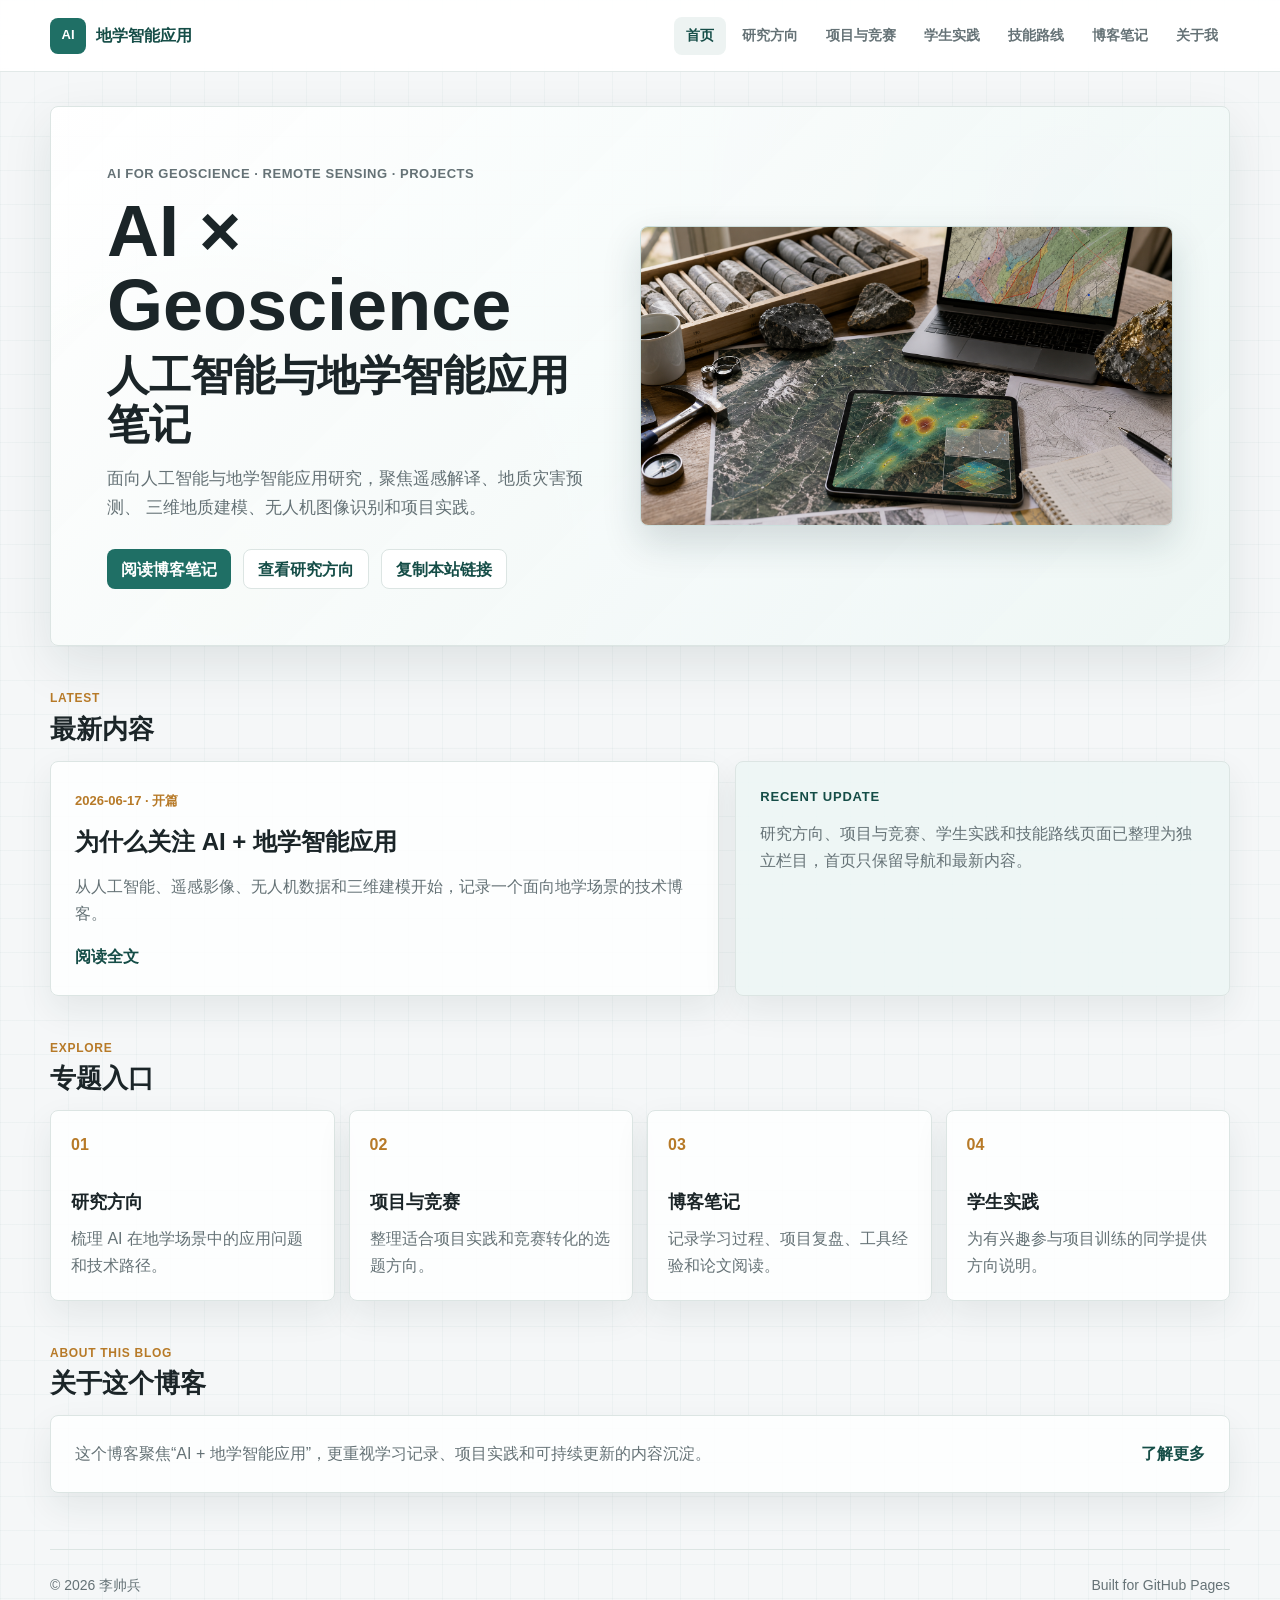
<file: index.html>
<!doctype html>
<html lang="zh-CN">
  <head>
    <meta charset="utf-8" />
    <meta name="viewport" content="width=device-width, initial-scale=1" />
    <title>AI + 地学智能应用 | 个人主页</title>
    <link rel="stylesheet" href="styles.css" />
  </head>
  <body>
    <header class="site-header">
      <a class="brand" href="index.html">
        <span class="brand-mark">AI</span>
        <span>地学智能应用</span>
      </a>
      <button class="menu-toggle" type="button" aria-expanded="false" aria-controls="site-nav">菜单</button>
      <nav class="site-nav" id="site-nav">
        <a class="active" href="index.html">首页</a>
        <a href="research.html">研究方向</a>
        <a href="projects.html">项目与竞赛</a>
        <a href="opportunities.html">学生实践</a>
        <a href="skills.html">技能路线</a>
        <a href="notes.html">博客笔记</a>
        <a href="about.html">关于我</a>
      </nav>
    </header>

    <main class="home-page">
      <section class="content">
        <section class="hero visual-hero">
          <div class="hero-copy">
            <p class="eyebrow">AI for Geoscience · Remote Sensing · Projects</p>
            <h1>AI × Geoscience</h1>
            <h2>人工智能与地学智能应用笔记</h2>
            <p>
              面向人工智能与地学智能应用研究，聚焦遥感解译、地质灾害预测、
              三维地质建模、无人机图像识别和项目实践。
            </p>
            <div class="hero-actions">
              <a class="primary-link" href="notes.html">阅读博客笔记</a>
              <a class="secondary-link" href="research.html">查看研究方向</a>
              <button class="share-button" type="button" data-share-url="https://fanghua-2018.github.io/MyBlog/" data-share-title="李帅兵个人博客">复制本站链接</button>
            </div>
          </div>
          <div class="hero-media">
            <img src="assets/hero-geoscience-ai.png" alt="AI 辅助地质找矿研究场景图" />
          </div>
        </section>

        <section class="section">
          <div class="section-heading">
            <span>Latest</span>
            <h2>最新内容</h2>
          </div>
          <div class="feature-row">
            <article class="featured-post">
              <time>2026-06-17 · 开篇</time>
              <h3><a href="posts/ai-geoscience-intro.html">为什么关注 AI + 地学智能应用</a></h3>
              <p>从人工智能、遥感影像、无人机数据和三维建模开始，记录一个面向地学场景的技术博客。</p>
              <a class="text-link" href="posts/ai-geoscience-intro.html">阅读全文</a>
            </article>
            <article class="update-panel">
              <span>Recent Update</span>
              <p>研究方向、项目与竞赛、学生实践和技能路线页面已整理为独立栏目，首页只保留导航和最新内容。</p>
            </article>
          </div>
        </section>

        <section class="section">
          <div class="section-heading">
            <span>Explore</span>
            <h2>专题入口</h2>
          </div>
          <div class="topic-grid">
            <a class="topic-card" href="research.html">
              <span>01</span>
              <h3>研究方向</h3>
              <p>梳理 AI 在地学场景中的应用问题和技术路径。</p>
            </a>
            <a class="topic-card" href="projects.html">
              <span>02</span>
              <h3>项目与竞赛</h3>
              <p>整理适合项目实践和竞赛转化的选题方向。</p>
            </a>
            <a class="topic-card" href="notes.html">
              <span>03</span>
              <h3>博客笔记</h3>
              <p>记录学习过程、项目复盘、工具经验和论文阅读。</p>
            </a>
            <a class="topic-card" href="opportunities.html">
              <span>04</span>
              <h3>学生实践</h3>
              <p>为有兴趣参与项目训练的同学提供方向说明。</p>
            </a>
          </div>
        </section>

        <section class="section">
          <div class="section-heading">
            <span>About This Blog</span>
            <h2>关于这个博客</h2>
          </div>
          <div class="about-strip">
            <p>这个博客聚焦“AI + 地学智能应用”，更重视学习记录、项目实践和可持续更新的内容沉淀。</p>
            <a class="text-link" href="about.html">了解更多</a>
          </div>
        </section>
      </section>
    </main>

    <footer class="site-footer">
      <span>© 2026 李帅兵</span>
      <span>Built for GitHub Pages</span>
    </footer>
    <script src="script.js"></script>
  </body>
</html>
</file>
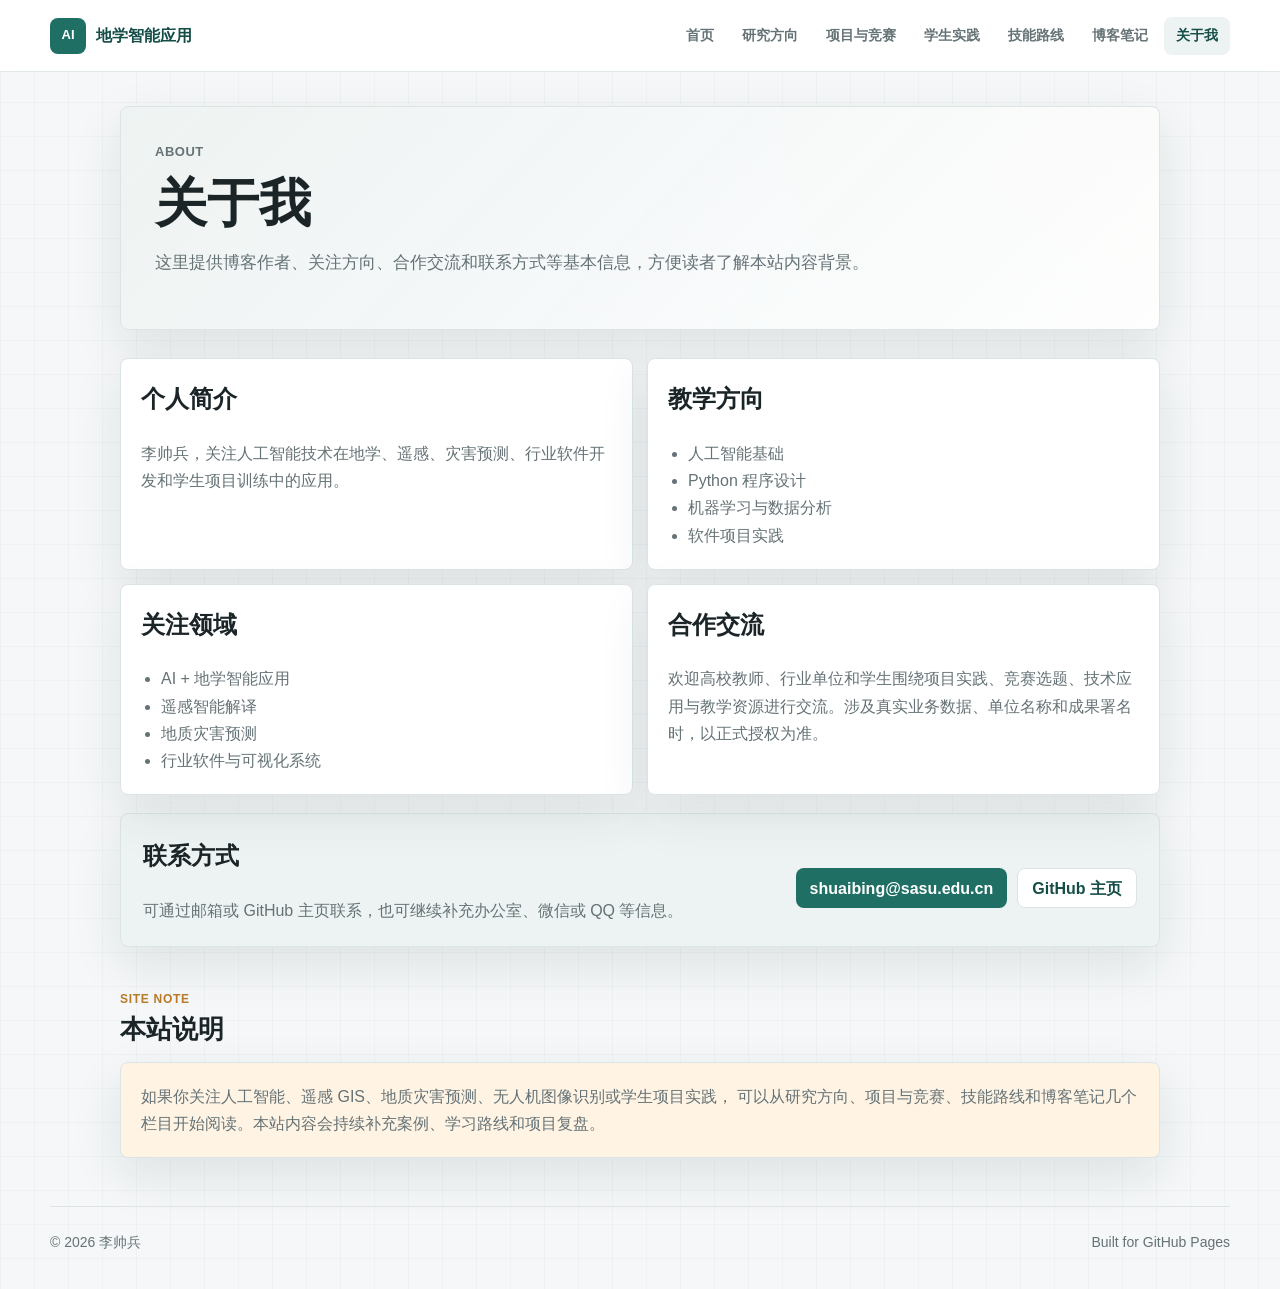
<file: about.html>
<!doctype html>
<html lang="zh-CN">
  <head>
    <meta charset="utf-8" />
    <meta name="viewport" content="width=device-width, initial-scale=1" />
    <title>关于我 | AI + 地学智能应用</title>
    <link rel="stylesheet" href="styles.css" />
  </head>
  <body>
    <header class="site-header">
      <a class="brand" href="index.html"><span class="brand-mark">AI</span><span>地学智能应用</span></a>
      <button class="menu-toggle" type="button" aria-expanded="false" aria-controls="site-nav">菜单</button>
      <nav class="site-nav" id="site-nav">
        <a href="index.html">首页</a>
        <a href="research.html">研究方向</a>
        <a href="projects.html">项目与竞赛</a>
        <a href="opportunities.html">学生实践</a>
        <a href="skills.html">技能路线</a>
        <a href="notes.html">博客笔记</a>
        <a class="active" href="about.html">关于我</a>
      </nav>
    </header>
    <main class="page">
      <section class="page-hero">
        <p class="eyebrow">About</p>
        <h1>关于我</h1>
        <p>这里提供博客作者、关注方向、合作交流和联系方式等基本信息，方便读者了解本站内容背景。</p>
      </section>

      <section class="about-grid">
        <article class="about-panel">
          <h2>个人简介</h2>
          <p>李帅兵，关注人工智能技术在地学、遥感、灾害预测、行业软件开发和学生项目训练中的应用。</p>
        </article>
        <article class="about-panel">
          <h2>教学方向</h2>
          <ul>
            <li>人工智能基础</li>
            <li>Python 程序设计</li>
            <li>机器学习与数据分析</li>
            <li>软件项目实践</li>
          </ul>
        </article>
        <article class="about-panel">
          <h2>关注领域</h2>
          <ul>
            <li>AI + 地学智能应用</li>
            <li>遥感智能解译</li>
            <li>地质灾害预测</li>
            <li>行业软件与可视化系统</li>
          </ul>
        </article>
        <article class="about-panel">
          <h2>合作交流</h2>
          <p>欢迎高校教师、行业单位和学生围绕项目实践、竞赛选题、技术应用与教学资源进行交流。涉及真实业务数据、单位名称和成果署名时，以正式授权为准。</p>
        </article>
      </section>

      <section class="contact-strip">
        <div>
          <h2>联系方式</h2>
        <p>可通过邮箱或 GitHub 主页联系，也可继续补充办公室、微信或 QQ 等信息。</p>
      </div>
        <div class="contact-actions">
          <a class="primary-link" href="mailto:shuaibing@sasu.edu.cn">shuaibing@sasu.edu.cn</a>
          <a class="secondary-link" href="https://github.com/fanghua-2018" target="_blank" rel="noreferrer">GitHub 主页</a>
        </div>
      </section>

      <section class="section">
        <div class="section-heading"><span>Site Note</span><h2>本站说明</h2></div>
        <div class="notice-panel">
          <p>
            如果你关注人工智能、遥感 GIS、地质灾害预测、无人机图像识别或学生项目实践，
            可以从研究方向、项目与竞赛、技能路线和博客笔记几个栏目开始阅读。本站内容会持续补充案例、学习路线和项目复盘。
          </p>
        </div>
      </section>
    </main>
    <footer class="site-footer"><span>© 2026 李帅兵</span><span>Built for GitHub Pages</span></footer>
    <script src="script.js"></script>
  </body>
</html>
</file>
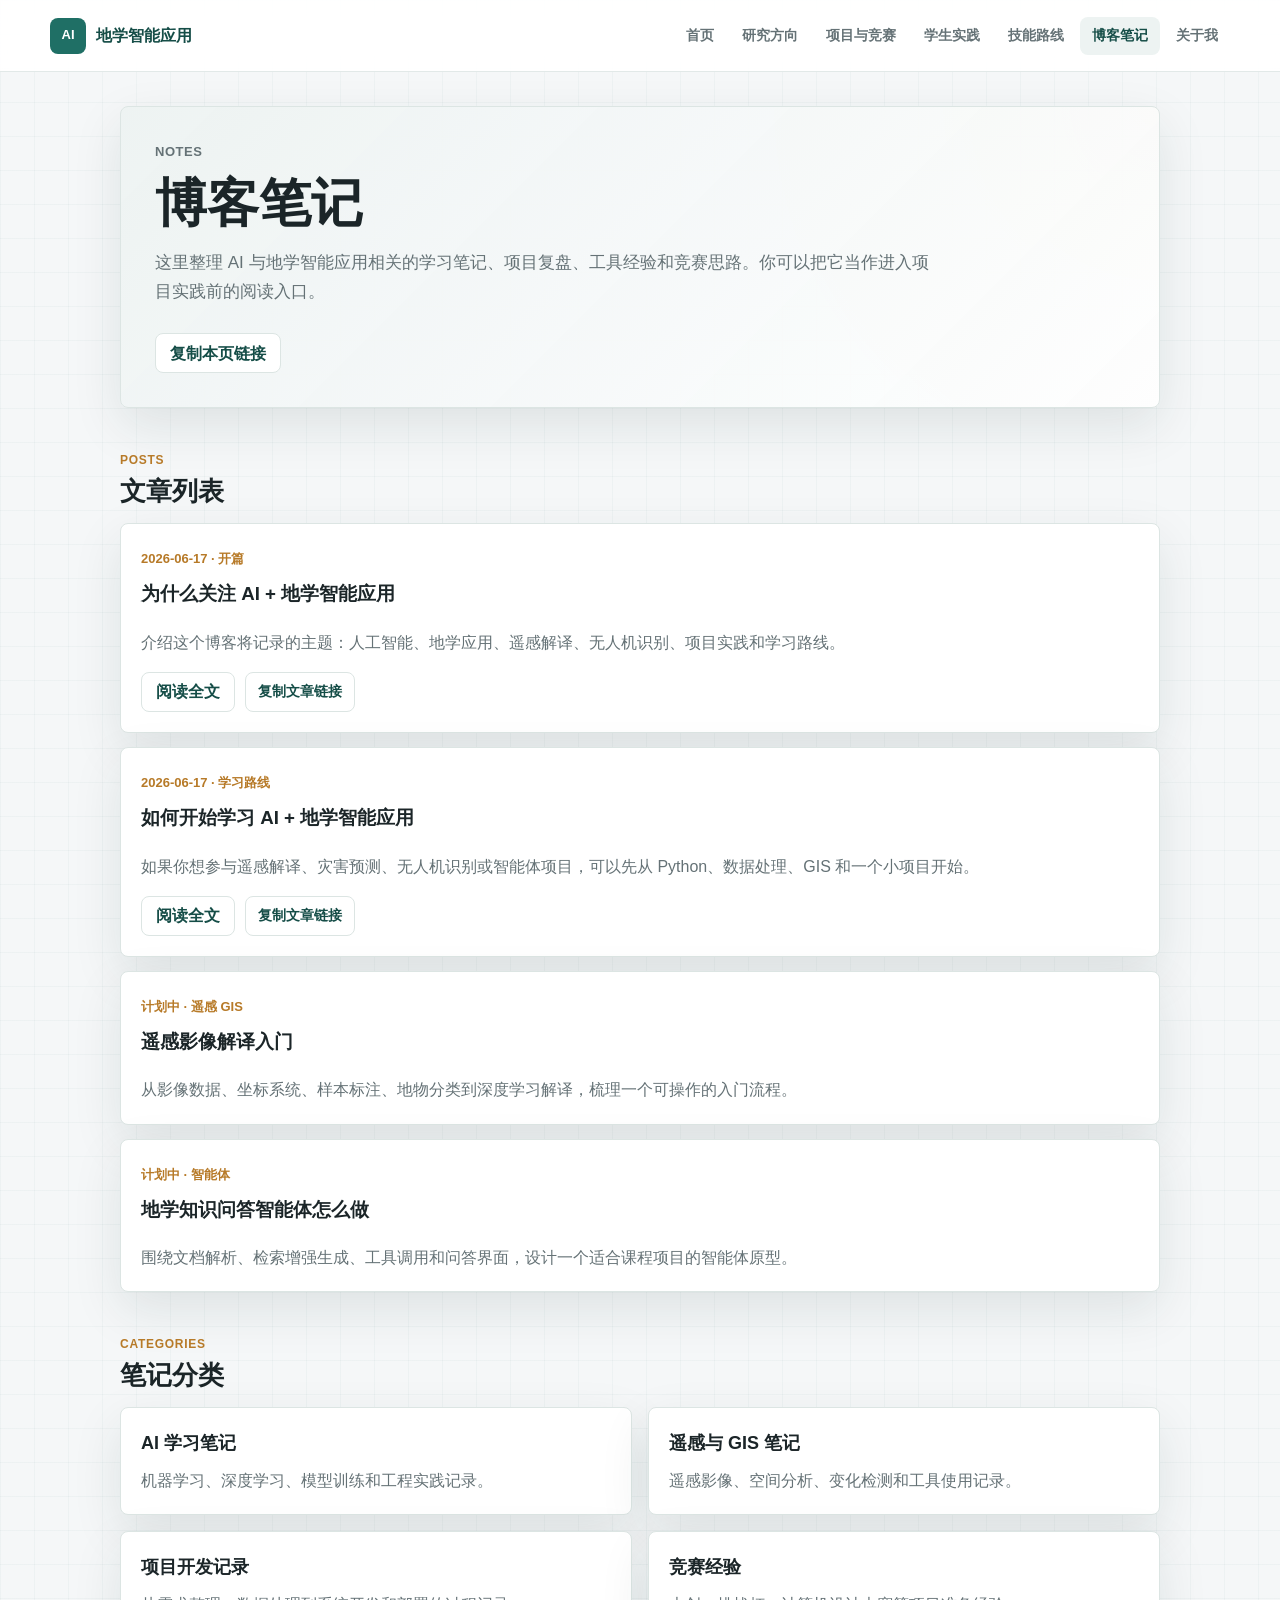
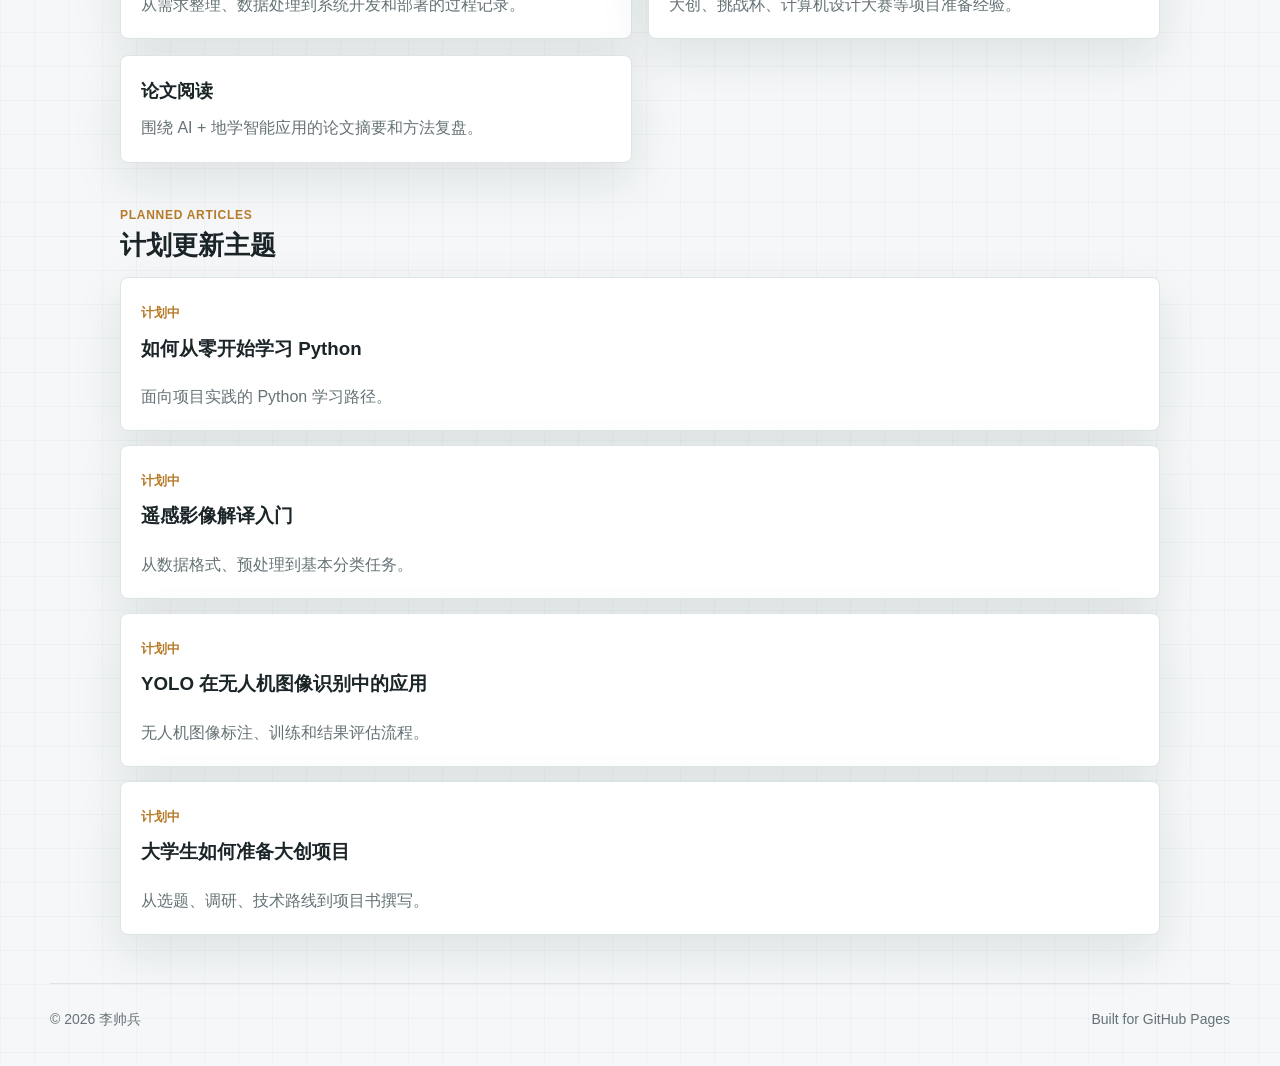
<file: notes.html>
<!doctype html>
<html lang="zh-CN">
  <head>
    <meta charset="utf-8" />
    <meta name="viewport" content="width=device-width, initial-scale=1" />
    <title>博客笔记 | AI + 地学智能应用</title>
    <link rel="stylesheet" href="styles.css" />
  </head>
  <body>
    <header class="site-header">
      <a class="brand" href="index.html"><span class="brand-mark">AI</span><span>地学智能应用</span></a>
      <button class="menu-toggle" type="button" aria-expanded="false" aria-controls="site-nav">菜单</button>
      <nav class="site-nav" id="site-nav">
        <a href="index.html">首页</a>
        <a href="research.html">研究方向</a>
        <a href="projects.html">项目与竞赛</a>
        <a href="opportunities.html">学生实践</a>
        <a href="skills.html">技能路线</a>
        <a class="active" href="notes.html">博客笔记</a>
        <a href="about.html">关于我</a>
      </nav>
    </header>
    <main class="page">
      <section class="page-hero">
        <p class="eyebrow">Notes</p>
        <h1>博客笔记</h1>
        <p>这里整理 AI 与地学智能应用相关的学习笔记、项目复盘、工具经验和竞赛思路。你可以把它当作进入项目实践前的阅读入口。</p>
        <div class="hero-actions">
          <button class="share-button" type="button" data-share-url="https://fanghua-2018.github.io/MyBlog/notes.html" data-share-title="李帅兵博客笔记">复制本页链接</button>
        </div>
      </section>

      <section class="section">
        <div class="section-heading"><span>Posts</span><h2>文章列表</h2></div>
        <div class="post-list">
          <article>
            <time>2026-06-17 · 开篇</time>
            <h3><a href="posts/ai-geoscience-intro.html">为什么关注 AI + 地学智能应用</a></h3>
            <p>介绍这个博客将记录的主题：人工智能、地学应用、遥感解译、无人机识别、项目实践和学习路线。</p>
            <div class="post-actions">
              <a class="secondary-link" href="posts/ai-geoscience-intro.html">阅读全文</a>
              <button class="share-button compact" type="button" data-share-url="https://fanghua-2018.github.io/MyBlog/posts/ai-geoscience-intro.html" data-share-title="为什么关注 AI + 地学智能应用">复制文章链接</button>
            </div>
          </article>
          <article>
            <time>2026-06-17 · 学习路线</time>
            <h3><a href="posts/getting-started.html">如何开始学习 AI + 地学智能应用</a></h3>
            <p>如果你想参与遥感解译、灾害预测、无人机识别或智能体项目，可以先从 Python、数据处理、GIS 和一个小项目开始。</p>
            <div class="post-actions">
              <a class="secondary-link" href="posts/getting-started.html">阅读全文</a>
              <button class="share-button compact" type="button" data-share-url="https://fanghua-2018.github.io/MyBlog/posts/getting-started.html" data-share-title="如何开始学习 AI + 地学智能应用">复制文章链接</button>
            </div>
          </article>
          <article>
            <time>计划中 · 遥感 GIS</time>
            <h3>遥感影像解译入门</h3>
            <p>从影像数据、坐标系统、样本标注、地物分类到深度学习解译，梳理一个可操作的入门流程。</p>
          </article>
          <article>
            <time>计划中 · 智能体</time>
            <h3>地学知识问答智能体怎么做</h3>
            <p>围绕文档解析、检索增强生成、工具调用和问答界面，设计一个适合课程项目的智能体原型。</p>
          </article>
        </div>
      </section>

      <section class="section">
        <div class="section-heading"><span>Categories</span><h2>笔记分类</h2></div>
        <div class="card-grid">
          <article class="card"><h3>AI 学习笔记</h3><p>机器学习、深度学习、模型训练和工程实践记录。</p></article>
          <article class="card"><h3>遥感与 GIS 笔记</h3><p>遥感影像、空间分析、变化检测和工具使用记录。</p></article>
          <article class="card"><h3>项目开发记录</h3><p>从需求整理、数据处理到系统开发和部署的过程记录。</p></article>
          <article class="card"><h3>竞赛经验</h3><p>大创、挑战杯、计算机设计大赛等项目准备经验。</p></article>
          <article class="card"><h3>论文阅读</h3><p>围绕 AI + 地学智能应用的论文摘要和方法复盘。</p></article>
        </div>
      </section>

      <section class="section">
        <div class="section-heading"><span>Planned Articles</span><h2>计划更新主题</h2></div>
        <div class="post-list">
          <article><time>计划中</time><h3>如何从零开始学习 Python</h3><p>面向项目实践的 Python 学习路径。</p></article>
          <article><time>计划中</time><h3>遥感影像解译入门</h3><p>从数据格式、预处理到基本分类任务。</p></article>
          <article><time>计划中</time><h3>YOLO 在无人机图像识别中的应用</h3><p>无人机图像标注、训练和结果评估流程。</p></article>
          <article><time>计划中</time><h3>大学生如何准备大创项目</h3><p>从选题、调研、技术路线到项目书撰写。</p></article>
        </div>
      </section>
    </main>
    <footer class="site-footer"><span>© 2026 李帅兵</span><span>Built for GitHub Pages</span></footer>
    <script src="script.js"></script>
  </body>
</html>
</file>
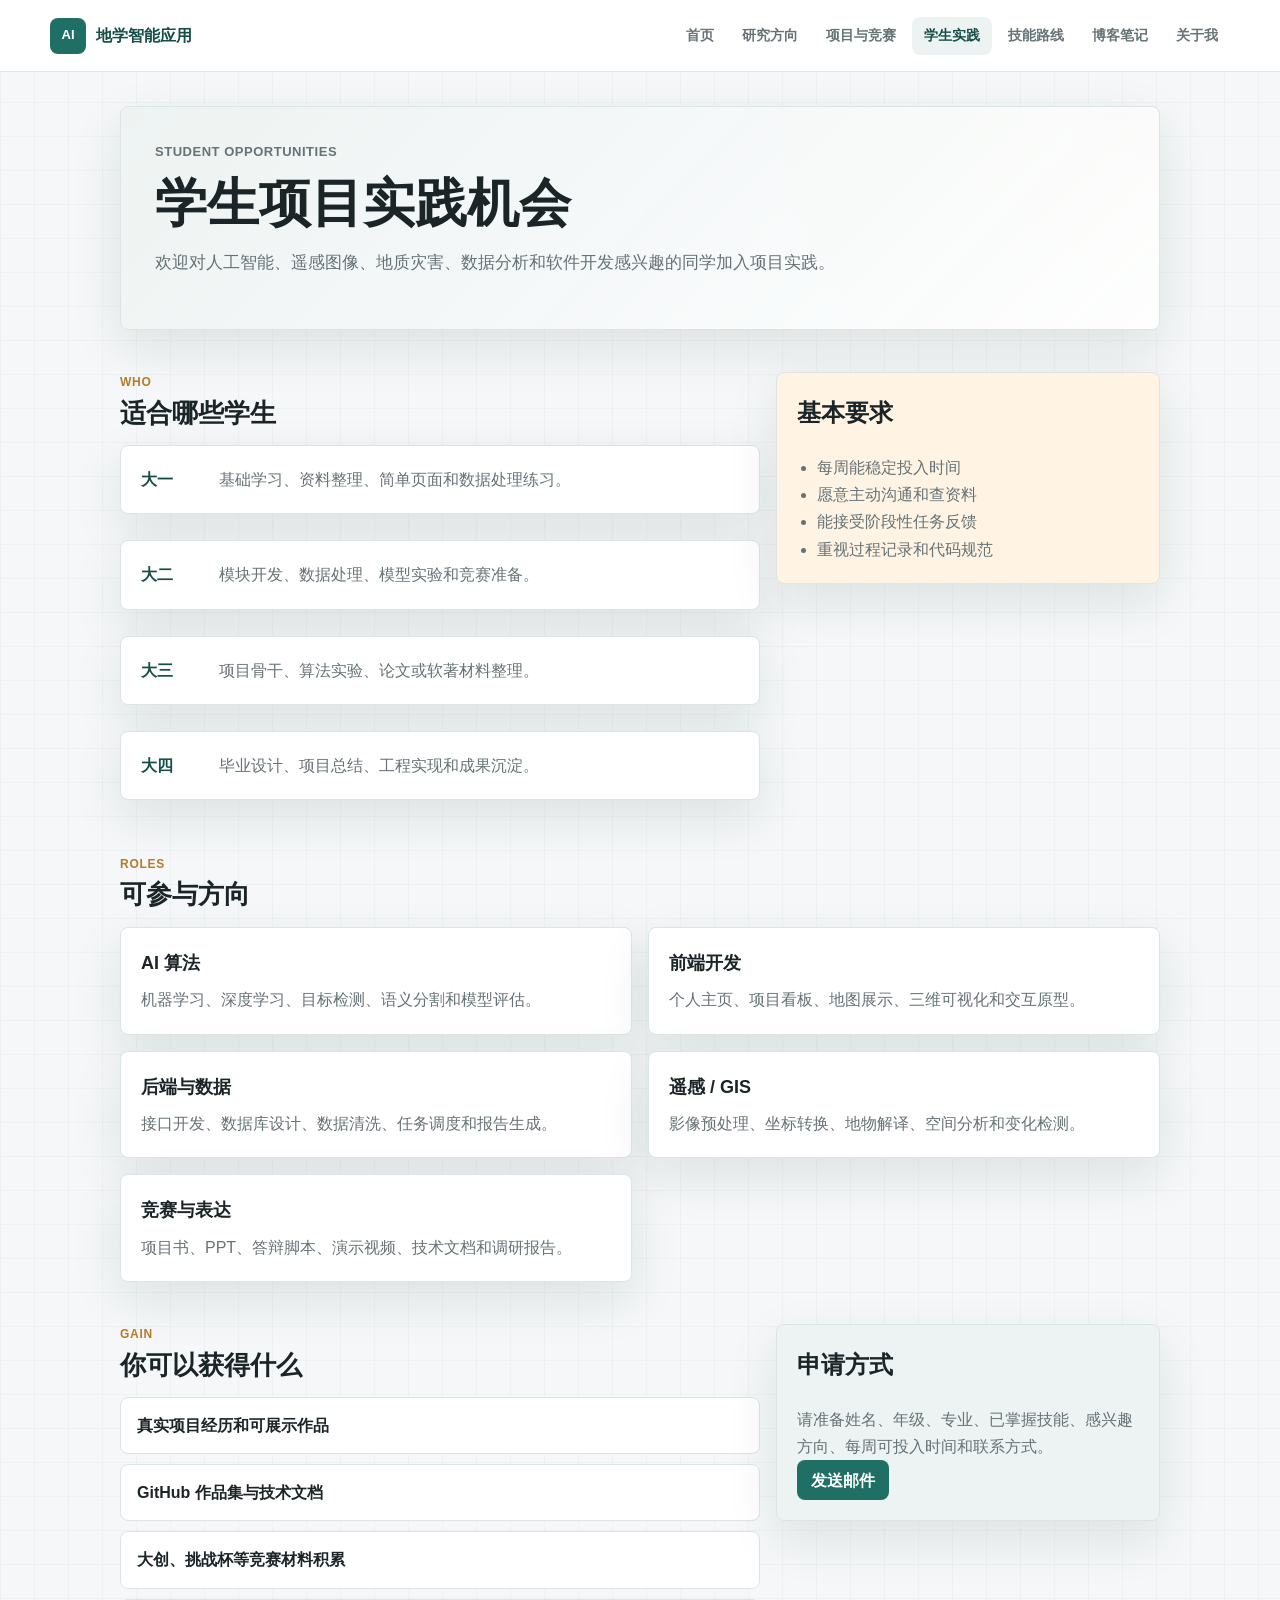
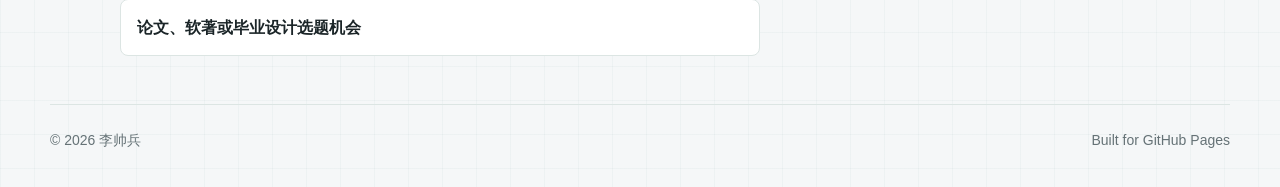
<file: opportunities.html>
<!doctype html>
<html lang="zh-CN">
  <head>
    <meta charset="utf-8" />
    <meta name="viewport" content="width=device-width, initial-scale=1" />
    <title>学生实践机会 | AI + 地学智能应用</title>
    <link rel="stylesheet" href="styles.css" />
  </head>
  <body>
    <header class="site-header">
      <a class="brand" href="index.html"><span class="brand-mark">AI</span><span>地学智能应用</span></a>
      <button class="menu-toggle" type="button" aria-expanded="false" aria-controls="site-nav">菜单</button>
      <nav class="site-nav" id="site-nav">
        <a href="index.html">首页</a>
        <a href="research.html">研究方向</a>
        <a href="projects.html">项目与竞赛</a>
        <a class="active" href="opportunities.html">学生实践</a>
        <a href="skills.html">技能路线</a>
        <a href="notes.html">博客笔记</a>
        <a href="about.html">关于我</a>
      </nav>
    </header>
    <main class="page">
      <section class="page-hero">
        <p class="eyebrow">Student Opportunities</p>
        <h1>学生项目实践机会</h1>
        <p>欢迎对人工智能、遥感图像、地质灾害、数据分析和软件开发感兴趣的同学加入项目实践。</p>
      </section>

      <section class="section split-section">
        <div>
          <div class="section-heading"><span>Who</span><h2>适合哪些学生</h2></div>
          <div class="level-list">
            <article><strong>大一</strong><p>基础学习、资料整理、简单页面和数据处理练习。</p></article>
            <article><strong>大二</strong><p>模块开发、数据处理、模型实验和竞赛准备。</p></article>
            <article><strong>大三</strong><p>项目骨干、算法实验、论文或软著材料整理。</p></article>
            <article><strong>大四</strong><p>毕业设计、项目总结、工程实现和成果沉淀。</p></article>
          </div>
        </div>
        <aside class="notice-panel">
          <h2>基本要求</h2>
          <ul>
            <li>每周能稳定投入时间</li>
            <li>愿意主动沟通和查资料</li>
            <li>能接受阶段性任务反馈</li>
            <li>重视过程记录和代码规范</li>
          </ul>
        </aside>
      </section>

      <section class="section">
        <div class="section-heading"><span>Roles</span><h2>可参与方向</h2></div>
        <div class="card-grid">
          <article class="card"><h3>AI 算法</h3><p>机器学习、深度学习、目标检测、语义分割和模型评估。</p></article>
          <article class="card"><h3>前端开发</h3><p>个人主页、项目看板、地图展示、三维可视化和交互原型。</p></article>
          <article class="card"><h3>后端与数据</h3><p>接口开发、数据库设计、数据清洗、任务调度和报告生成。</p></article>
          <article class="card"><h3>遥感 / GIS</h3><p>影像预处理、坐标转换、地物解译、空间分析和变化检测。</p></article>
          <article class="card"><h3>竞赛与表达</h3><p>项目书、PPT、答辩脚本、演示视频、技术文档和调研报告。</p></article>
        </div>
      </section>

      <section class="section split-section">
        <div>
          <div class="section-heading"><span>Gain</span><h2>你可以获得什么</h2></div>
          <ul class="feature-list">
            <li>真实项目经历和可展示作品</li>
            <li>GitHub 作品集与技术文档</li>
            <li>大创、挑战杯等竞赛材料积累</li>
            <li>论文、软著或毕业设计选题机会</li>
          </ul>
        </div>
        <div class="apply-box">
          <h2>申请方式</h2>
          <p>请准备姓名、年级、专业、已掌握技能、感兴趣方向、每周可投入时间和联系方式。</p>
          <a class="primary-link" href="mailto:shuaibing@sasu.edu.cn">发送邮件</a>
        </div>
      </section>
    </main>
    <footer class="site-footer"><span>© 2026 李帅兵</span><span>Built for GitHub Pages</span></footer>
    <script src="script.js"></script>
  </body>
</html>
</file>
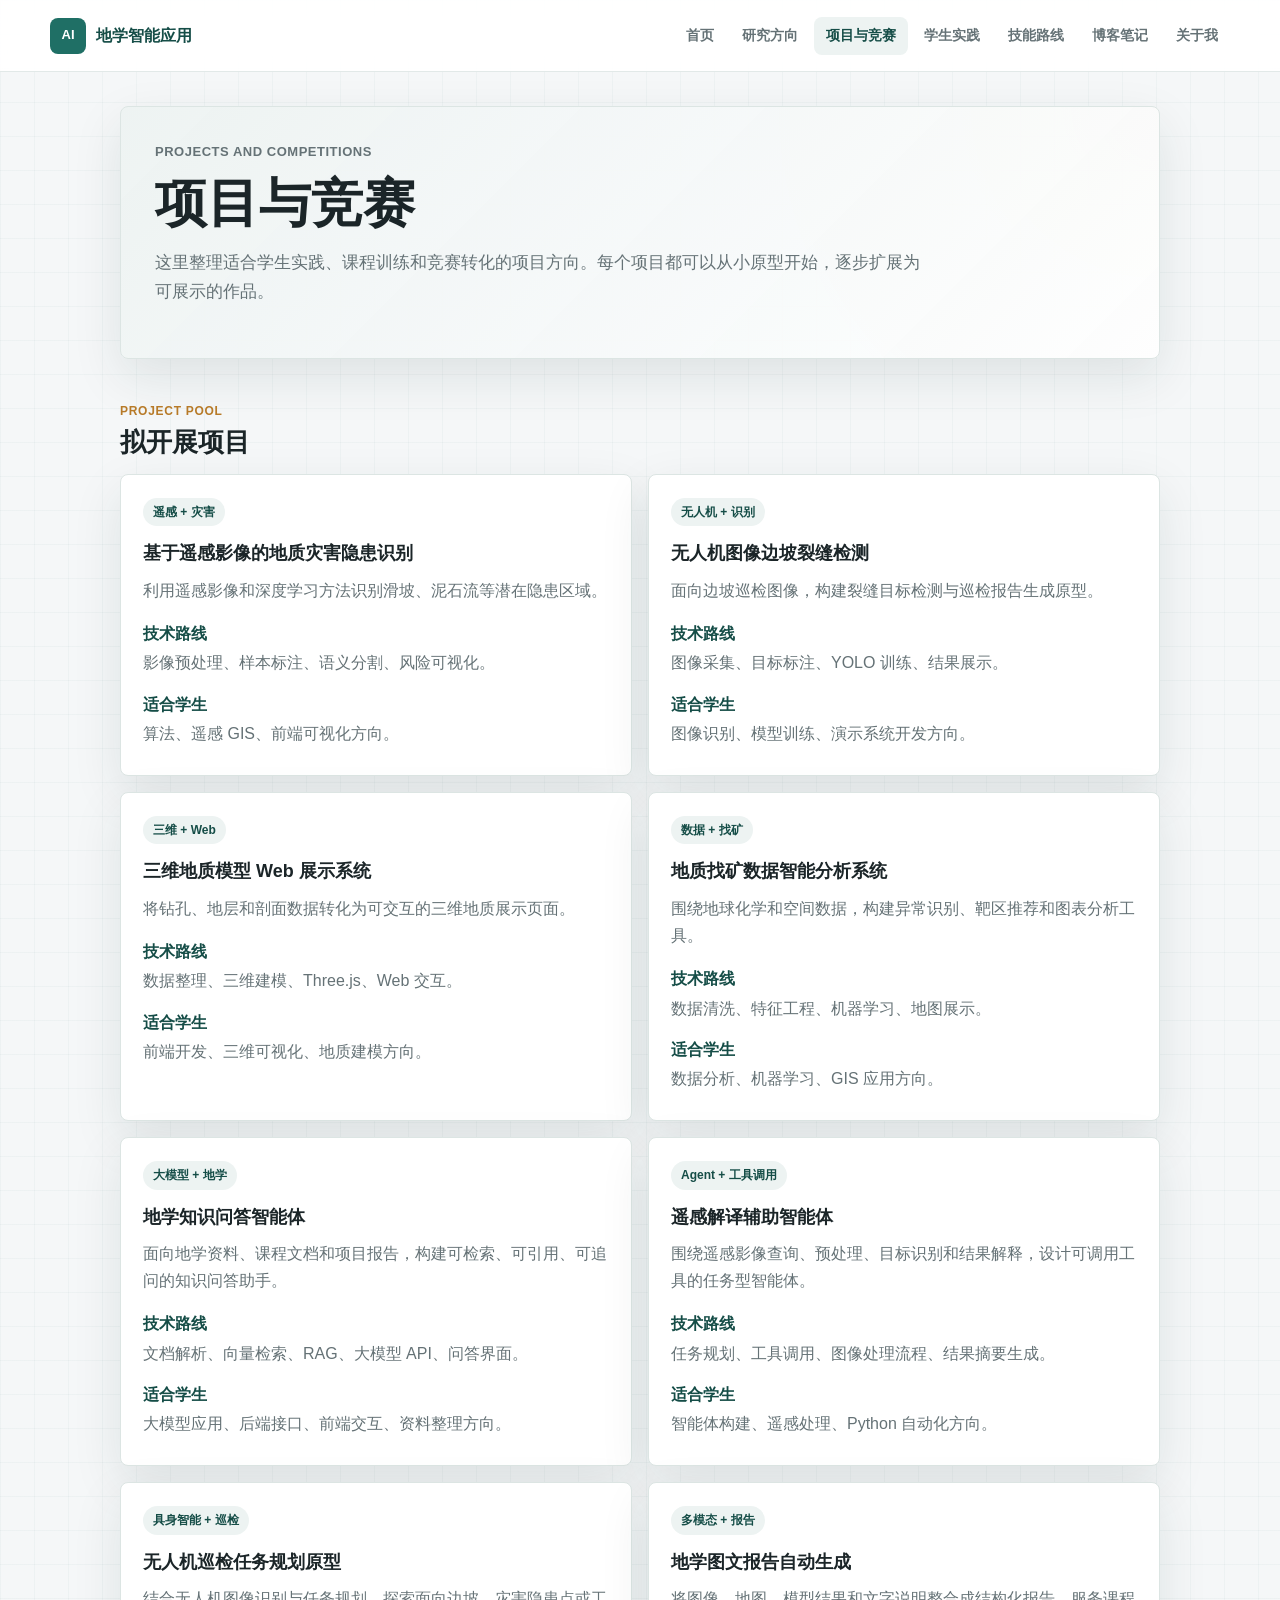
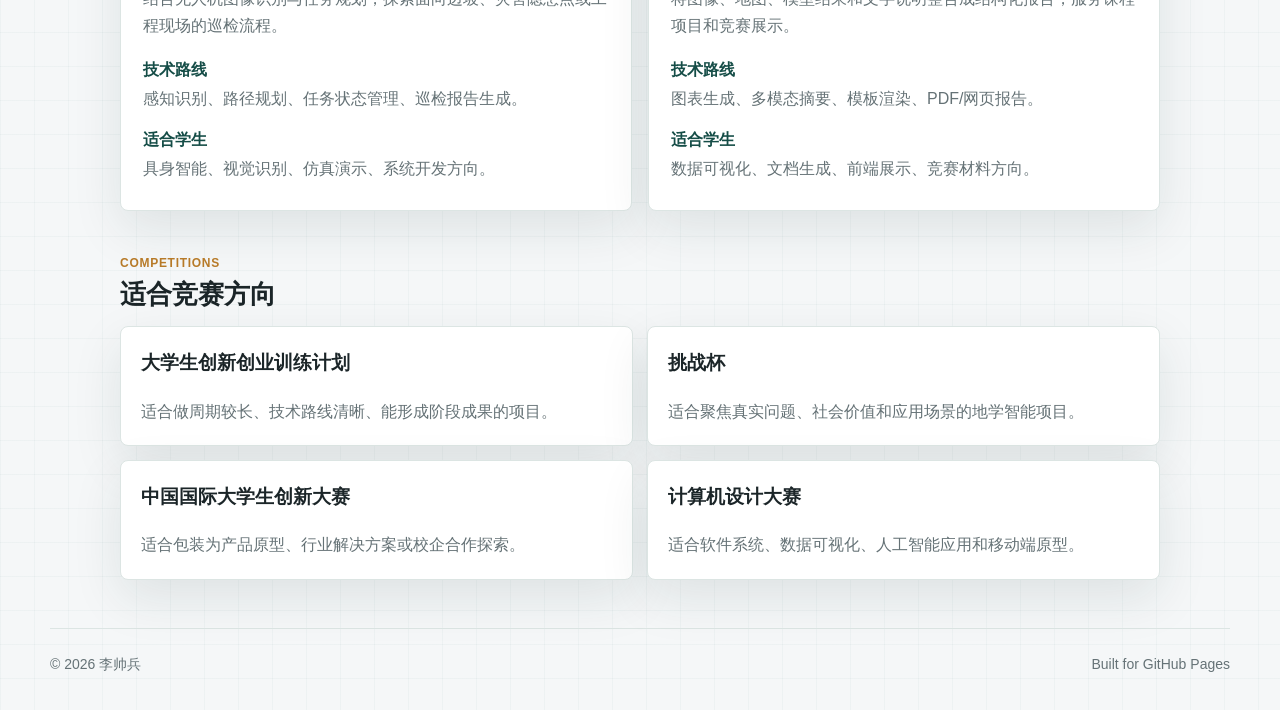
<file: projects.html>
<!doctype html>
<html lang="zh-CN">
  <head>
    <meta charset="utf-8" />
    <meta name="viewport" content="width=device-width, initial-scale=1" />
    <title>项目与竞赛 | AI + 地学智能应用</title>
    <link rel="stylesheet" href="styles.css" />
  </head>
  <body>
    <header class="site-header">
      <a class="brand" href="index.html"><span class="brand-mark">AI</span><span>地学智能应用</span></a>
      <button class="menu-toggle" type="button" aria-expanded="false" aria-controls="site-nav">菜单</button>
      <nav class="site-nav" id="site-nav">
        <a href="index.html">首页</a>
        <a href="research.html">研究方向</a>
        <a class="active" href="projects.html">项目与竞赛</a>
        <a href="opportunities.html">学生实践</a>
        <a href="skills.html">技能路线</a>
        <a href="notes.html">博客笔记</a>
        <a href="about.html">关于我</a>
      </nav>
    </header>
    <main class="page">
      <section class="page-hero">
        <p class="eyebrow">Projects and Competitions</p>
        <h1>项目与竞赛</h1>
        <p>这里整理适合学生实践、课程训练和竞赛转化的项目方向。每个项目都可以从小原型开始，逐步扩展为可展示的作品。</p>
      </section>

      <section class="section">
        <div class="section-heading"><span>Project Pool</span><h2>拟开展项目</h2></div>
        <div class="project-grid">
          <article class="project-card">
            <span class="tag">遥感 + 灾害</span>
            <h3>基于遥感影像的地质灾害隐患识别</h3>
            <p>利用遥感影像和深度学习方法识别滑坡、泥石流等潜在隐患区域。</p>
            <dl><dt>技术路线</dt><dd>影像预处理、样本标注、语义分割、风险可视化。</dd><dt>适合学生</dt><dd>算法、遥感 GIS、前端可视化方向。</dd></dl>
          </article>
          <article class="project-card">
            <span class="tag">无人机 + 识别</span>
            <h3>无人机图像边坡裂缝检测</h3>
            <p>面向边坡巡检图像，构建裂缝目标检测与巡检报告生成原型。</p>
            <dl><dt>技术路线</dt><dd>图像采集、目标标注、YOLO 训练、结果展示。</dd><dt>适合学生</dt><dd>图像识别、模型训练、演示系统开发方向。</dd></dl>
          </article>
          <article class="project-card">
            <span class="tag">三维 + Web</span>
            <h3>三维地质模型 Web 展示系统</h3>
            <p>将钻孔、地层和剖面数据转化为可交互的三维地质展示页面。</p>
            <dl><dt>技术路线</dt><dd>数据整理、三维建模、Three.js、Web 交互。</dd><dt>适合学生</dt><dd>前端开发、三维可视化、地质建模方向。</dd></dl>
          </article>
          <article class="project-card">
            <span class="tag">数据 + 找矿</span>
            <h3>地质找矿数据智能分析系统</h3>
            <p>围绕地球化学和空间数据，构建异常识别、靶区推荐和图表分析工具。</p>
            <dl><dt>技术路线</dt><dd>数据清洗、特征工程、机器学习、地图展示。</dd><dt>适合学生</dt><dd>数据分析、机器学习、GIS 应用方向。</dd></dl>
          </article>
          <article class="project-card">
            <span class="tag">大模型 + 地学</span>
            <h3>地学知识问答智能体</h3>
            <p>面向地学资料、课程文档和项目报告，构建可检索、可引用、可追问的知识问答助手。</p>
            <dl><dt>技术路线</dt><dd>文档解析、向量检索、RAG、大模型 API、问答界面。</dd><dt>适合学生</dt><dd>大模型应用、后端接口、前端交互、资料整理方向。</dd></dl>
          </article>
          <article class="project-card">
            <span class="tag">Agent + 工具调用</span>
            <h3>遥感解译辅助智能体</h3>
            <p>围绕遥感影像查询、预处理、目标识别和结果解释，设计可调用工具的任务型智能体。</p>
            <dl><dt>技术路线</dt><dd>任务规划、工具调用、图像处理流程、结果摘要生成。</dd><dt>适合学生</dt><dd>智能体构建、遥感处理、Python 自动化方向。</dd></dl>
          </article>
          <article class="project-card">
            <span class="tag">具身智能 + 巡检</span>
            <h3>无人机巡检任务规划原型</h3>
            <p>结合无人机图像识别与任务规划，探索面向边坡、灾害隐患点或工程现场的巡检流程。</p>
            <dl><dt>技术路线</dt><dd>感知识别、路径规划、任务状态管理、巡检报告生成。</dd><dt>适合学生</dt><dd>具身智能、视觉识别、仿真演示、系统开发方向。</dd></dl>
          </article>
          <article class="project-card">
            <span class="tag">多模态 + 报告</span>
            <h3>地学图文报告自动生成</h3>
            <p>将图像、地图、模型结果和文字说明整合成结构化报告，服务课程项目和竞赛展示。</p>
            <dl><dt>技术路线</dt><dd>图表生成、多模态摘要、模板渲染、PDF/网页报告。</dd><dt>适合学生</dt><dd>数据可视化、文档生成、前端展示、竞赛材料方向。</dd></dl>
          </article>
        </div>
      </section>

      <section class="section">
        <div class="section-heading"><span>Competitions</span><h2>适合竞赛方向</h2></div>
        <div class="competition-list">
          <article><h3>大学生创新创业训练计划</h3><p>适合做周期较长、技术路线清晰、能形成阶段成果的项目。</p></article>
          <article><h3>挑战杯</h3><p>适合聚焦真实问题、社会价值和应用场景的地学智能项目。</p></article>
          <article><h3>中国国际大学生创新大赛</h3><p>适合包装为产品原型、行业解决方案或校企合作探索。</p></article>
          <article><h3>计算机设计大赛</h3><p>适合软件系统、数据可视化、人工智能应用和移动端原型。</p></article>
        </div>
      </section>
    </main>
    <footer class="site-footer"><span>© 2026 李帅兵</span><span>Built for GitHub Pages</span></footer>
    <script src="script.js"></script>
  </body>
</html>
</file>
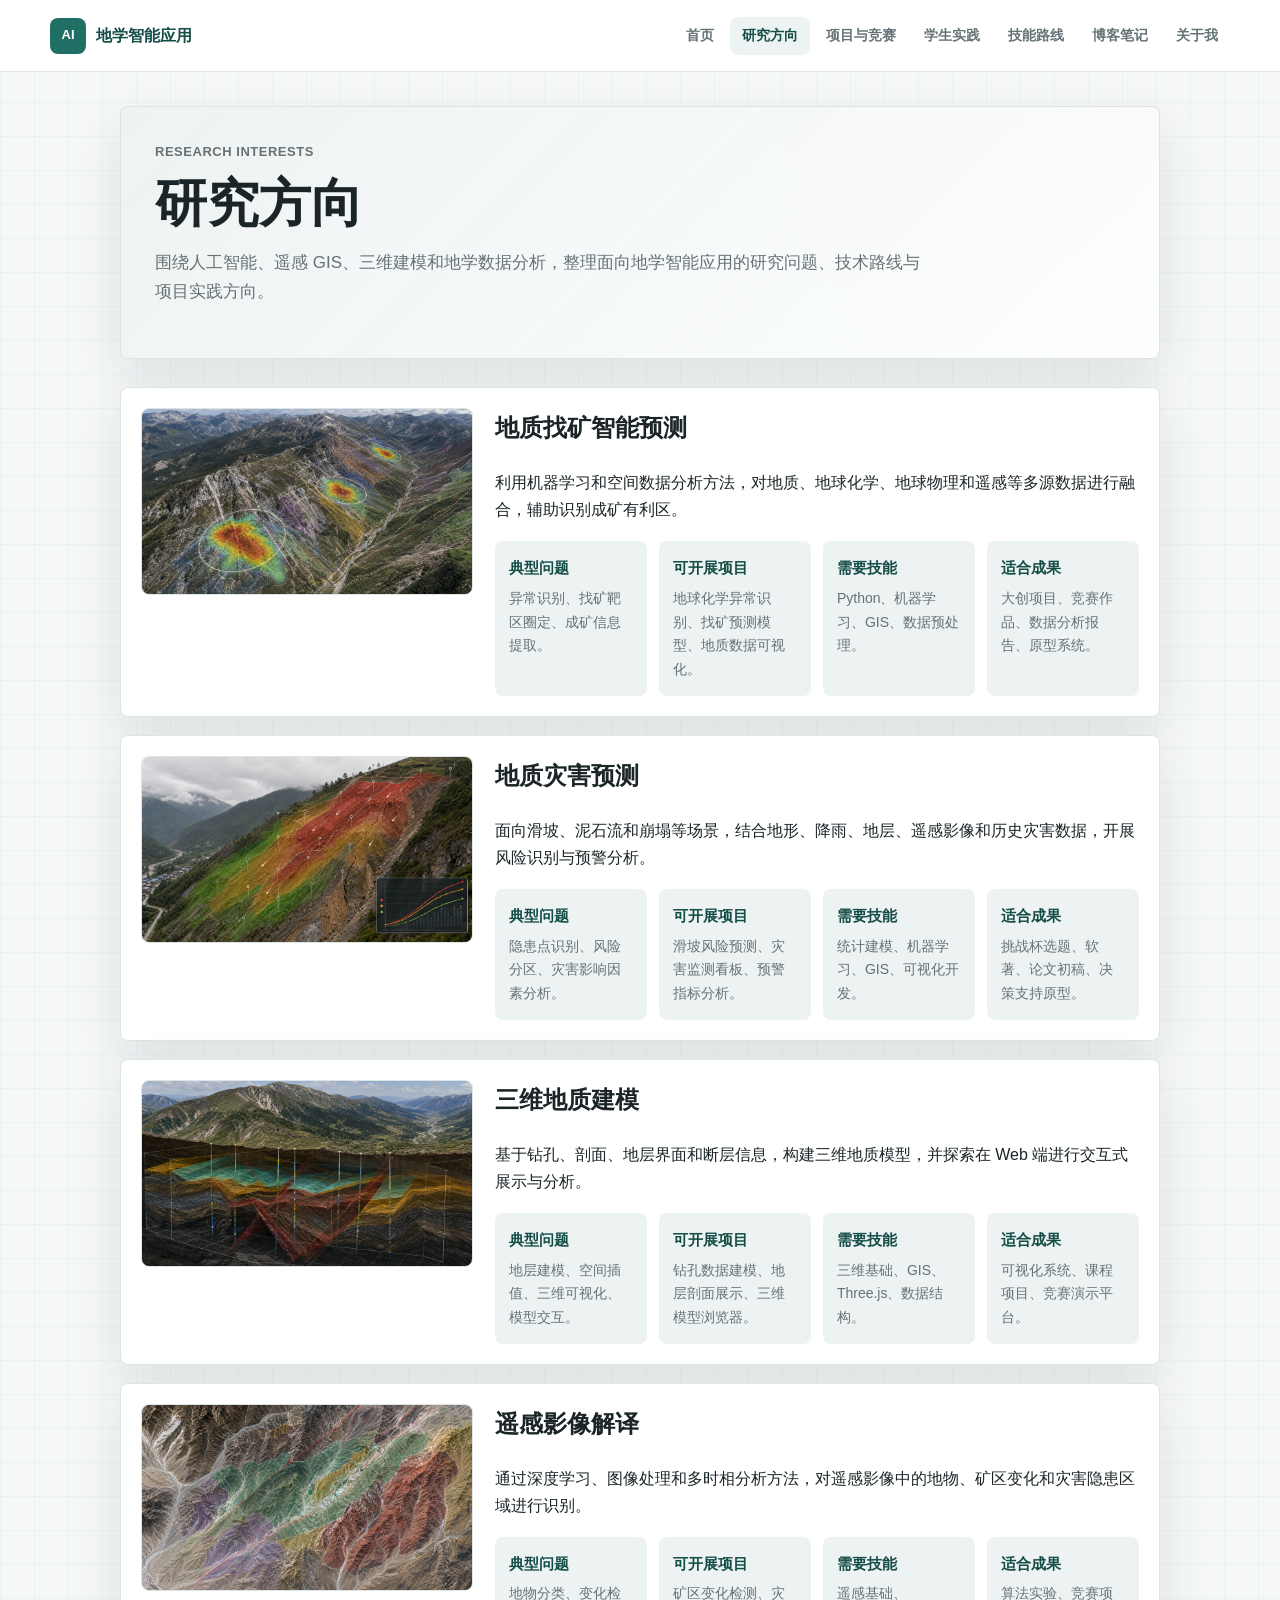
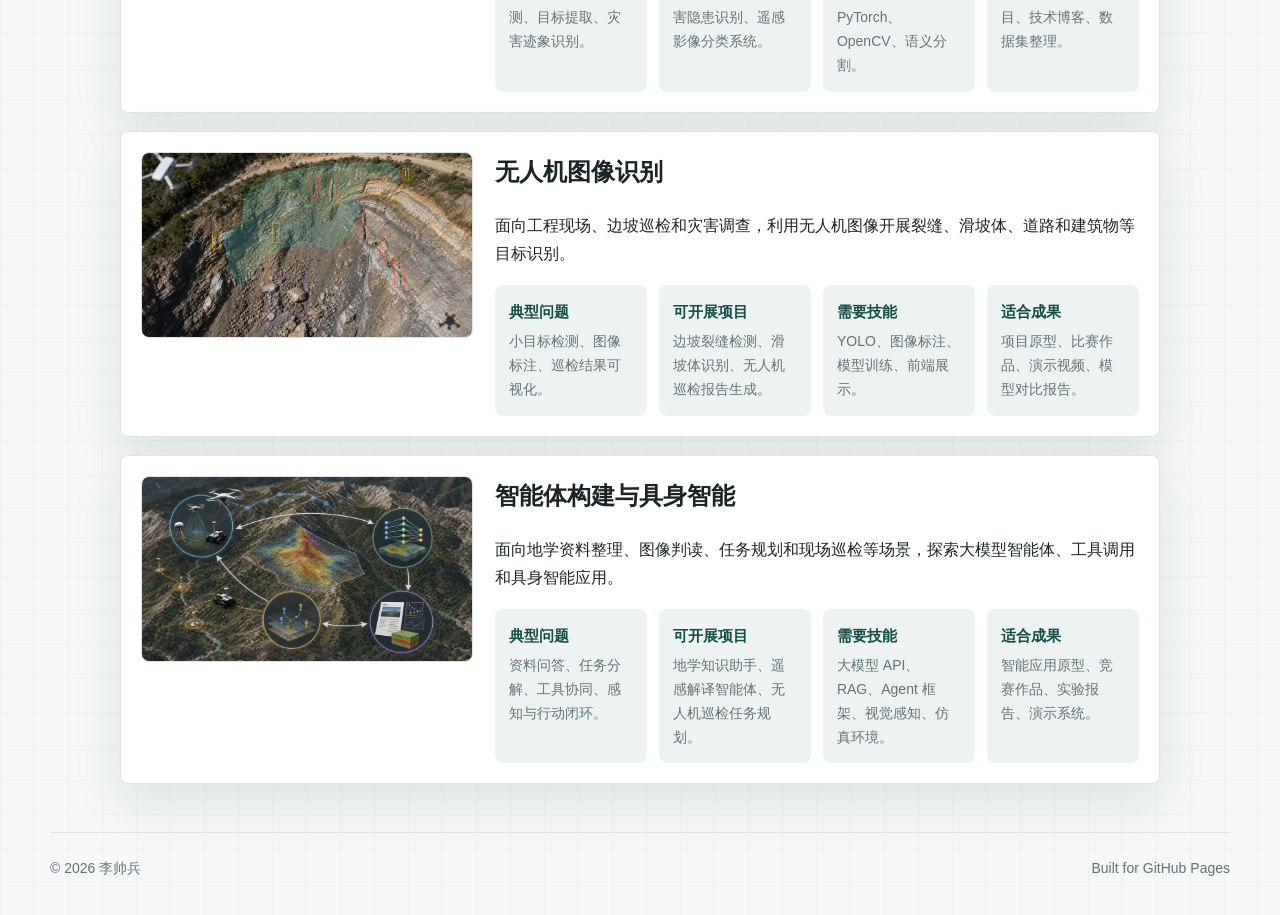
<file: research.html>
<!doctype html>
<html lang="zh-CN">
  <head>
    <meta charset="utf-8" />
    <meta name="viewport" content="width=device-width, initial-scale=1" />
    <title>研究方向 | AI + 地学智能应用</title>
    <link rel="stylesheet" href="styles.css" />
  </head>
  <body>
    <header class="site-header">
      <a class="brand" href="index.html"><span class="brand-mark">AI</span><span>地学智能应用</span></a>
      <button class="menu-toggle" type="button" aria-expanded="false" aria-controls="site-nav">菜单</button>
      <nav class="site-nav" id="site-nav">
        <a href="index.html">首页</a>
        <a class="active" href="research.html">研究方向</a>
        <a href="projects.html">项目与竞赛</a>
        <a href="opportunities.html">学生实践</a>
        <a href="skills.html">技能路线</a>
        <a href="notes.html">博客笔记</a>
        <a href="about.html">关于我</a>
      </nav>
    </header>
    <main class="page">
      <section class="page-hero">
        <p class="eyebrow">Research Interests</p>
        <h1>研究方向</h1>
        <p>围绕人工智能、遥感 GIS、三维建模和地学数据分析，整理面向地学智能应用的研究问题、技术路线与项目实践方向。</p>
      </section>

      <section class="research-list">
        <article class="research-item">
          <img class="research-visual" src="assets/research-mineral.png" alt="地质找矿智能预测研究场景图" />
          <div class="research-body">
            <h2>地质找矿智能预测</h2>
            <p>利用机器学习和空间数据分析方法，对地质、地球化学、地球物理和遥感等多源数据进行融合，辅助识别成矿有利区。</p>
            <div class="detail-grid">
              <div><h3>典型问题</h3><p>异常识别、找矿靶区圈定、成矿信息提取。</p></div>
              <div><h3>可开展项目</h3><p>地球化学异常识别、找矿预测模型、地质数据可视化。</p></div>
              <div><h3>需要技能</h3><p>Python、机器学习、GIS、数据预处理。</p></div>
              <div><h3>适合成果</h3><p>大创项目、竞赛作品、数据分析报告、原型系统。</p></div>
            </div>
          </div>
        </article>

        <article class="research-item">
          <img class="research-visual" src="assets/research-hazard.png" alt="地质灾害预测研究场景图" />
          <div class="research-body">
            <h2>地质灾害预测</h2>
            <p>面向滑坡、泥石流和崩塌等场景，结合地形、降雨、地层、遥感影像和历史灾害数据，开展风险识别与预警分析。</p>
            <div class="detail-grid">
              <div><h3>典型问题</h3><p>隐患点识别、风险分区、灾害影响因素分析。</p></div>
              <div><h3>可开展项目</h3><p>滑坡风险预测、灾害监测看板、预警指标分析。</p></div>
              <div><h3>需要技能</h3><p>统计建模、机器学习、GIS、可视化开发。</p></div>
              <div><h3>适合成果</h3><p>挑战杯选题、软著、论文初稿、决策支持原型。</p></div>
            </div>
          </div>
        </article>

        <article class="research-item">
          <img class="research-visual" src="assets/research-3d.png" alt="三维地质建模研究场景图" />
          <div class="research-body">
            <h2>三维地质建模</h2>
            <p>基于钻孔、剖面、地层界面和断层信息，构建三维地质模型，并探索在 Web 端进行交互式展示与分析。</p>
            <div class="detail-grid">
              <div><h3>典型问题</h3><p>地层建模、空间插值、三维可视化、模型交互。</p></div>
              <div><h3>可开展项目</h3><p>钻孔数据建模、地层剖面展示、三维模型浏览器。</p></div>
              <div><h3>需要技能</h3><p>三维基础、GIS、Three.js、数据结构。</p></div>
              <div><h3>适合成果</h3><p>可视化系统、课程项目、竞赛演示平台。</p></div>
            </div>
          </div>
        </article>

        <article class="research-item">
          <img class="research-visual" src="assets/research-remote.png" alt="遥感影像解译研究场景图" />
          <div class="research-body">
            <h2>遥感影像解译</h2>
            <p>通过深度学习、图像处理和多时相分析方法，对遥感影像中的地物、矿区变化和灾害隐患区域进行识别。</p>
            <div class="detail-grid">
              <div><h3>典型问题</h3><p>地物分类、变化检测、目标提取、灾害迹象识别。</p></div>
              <div><h3>可开展项目</h3><p>矿区变化检测、灾害隐患识别、遥感影像分类系统。</p></div>
              <div><h3>需要技能</h3><p>遥感基础、PyTorch、OpenCV、语义分割。</p></div>
              <div><h3>适合成果</h3><p>算法实验、竞赛项目、技术博客、数据集整理。</p></div>
            </div>
          </div>
        </article>

        <article class="research-item">
          <img class="research-visual" src="assets/research-uav.png" alt="无人机图像识别研究场景图" />
          <div class="research-body">
            <h2>无人机图像识别</h2>
            <p>面向工程现场、边坡巡检和灾害调查，利用无人机图像开展裂缝、滑坡体、道路和建筑物等目标识别。</p>
            <div class="detail-grid">
              <div><h3>典型问题</h3><p>小目标检测、图像标注、巡检结果可视化。</p></div>
              <div><h3>可开展项目</h3><p>边坡裂缝检测、滑坡体识别、无人机巡检报告生成。</p></div>
              <div><h3>需要技能</h3><p>YOLO、图像标注、模型训练、前端展示。</p></div>
              <div><h3>适合成果</h3><p>项目原型、比赛作品、演示视频、模型对比报告。</p></div>
            </div>
          </div>
        </article>

        <article class="research-item">
          <img class="research-visual" src="assets/research-agent.png" alt="智能体构建与具身智能研究场景图" />
          <div class="research-body">
            <h2>智能体构建与具身智能</h2>
            <p>面向地学资料整理、图像判读、任务规划和现场巡检等场景，探索大模型智能体、工具调用和具身智能应用。</p>
            <div class="detail-grid">
              <div><h3>典型问题</h3><p>资料问答、任务分解、工具协同、感知与行动闭环。</p></div>
              <div><h3>可开展项目</h3><p>地学知识助手、遥感解译智能体、无人机巡检任务规划。</p></div>
              <div><h3>需要技能</h3><p>大模型 API、RAG、Agent 框架、视觉感知、仿真环境。</p></div>
              <div><h3>适合成果</h3><p>智能应用原型、竞赛作品、实验报告、演示系统。</p></div>
            </div>
          </div>
        </article>
      </section>
    </main>
    <footer class="site-footer"><span>© 2026 李帅兵</span><span>Built for GitHub Pages</span></footer>
    <script src="script.js"></script>
  </body>
</html>
</file>
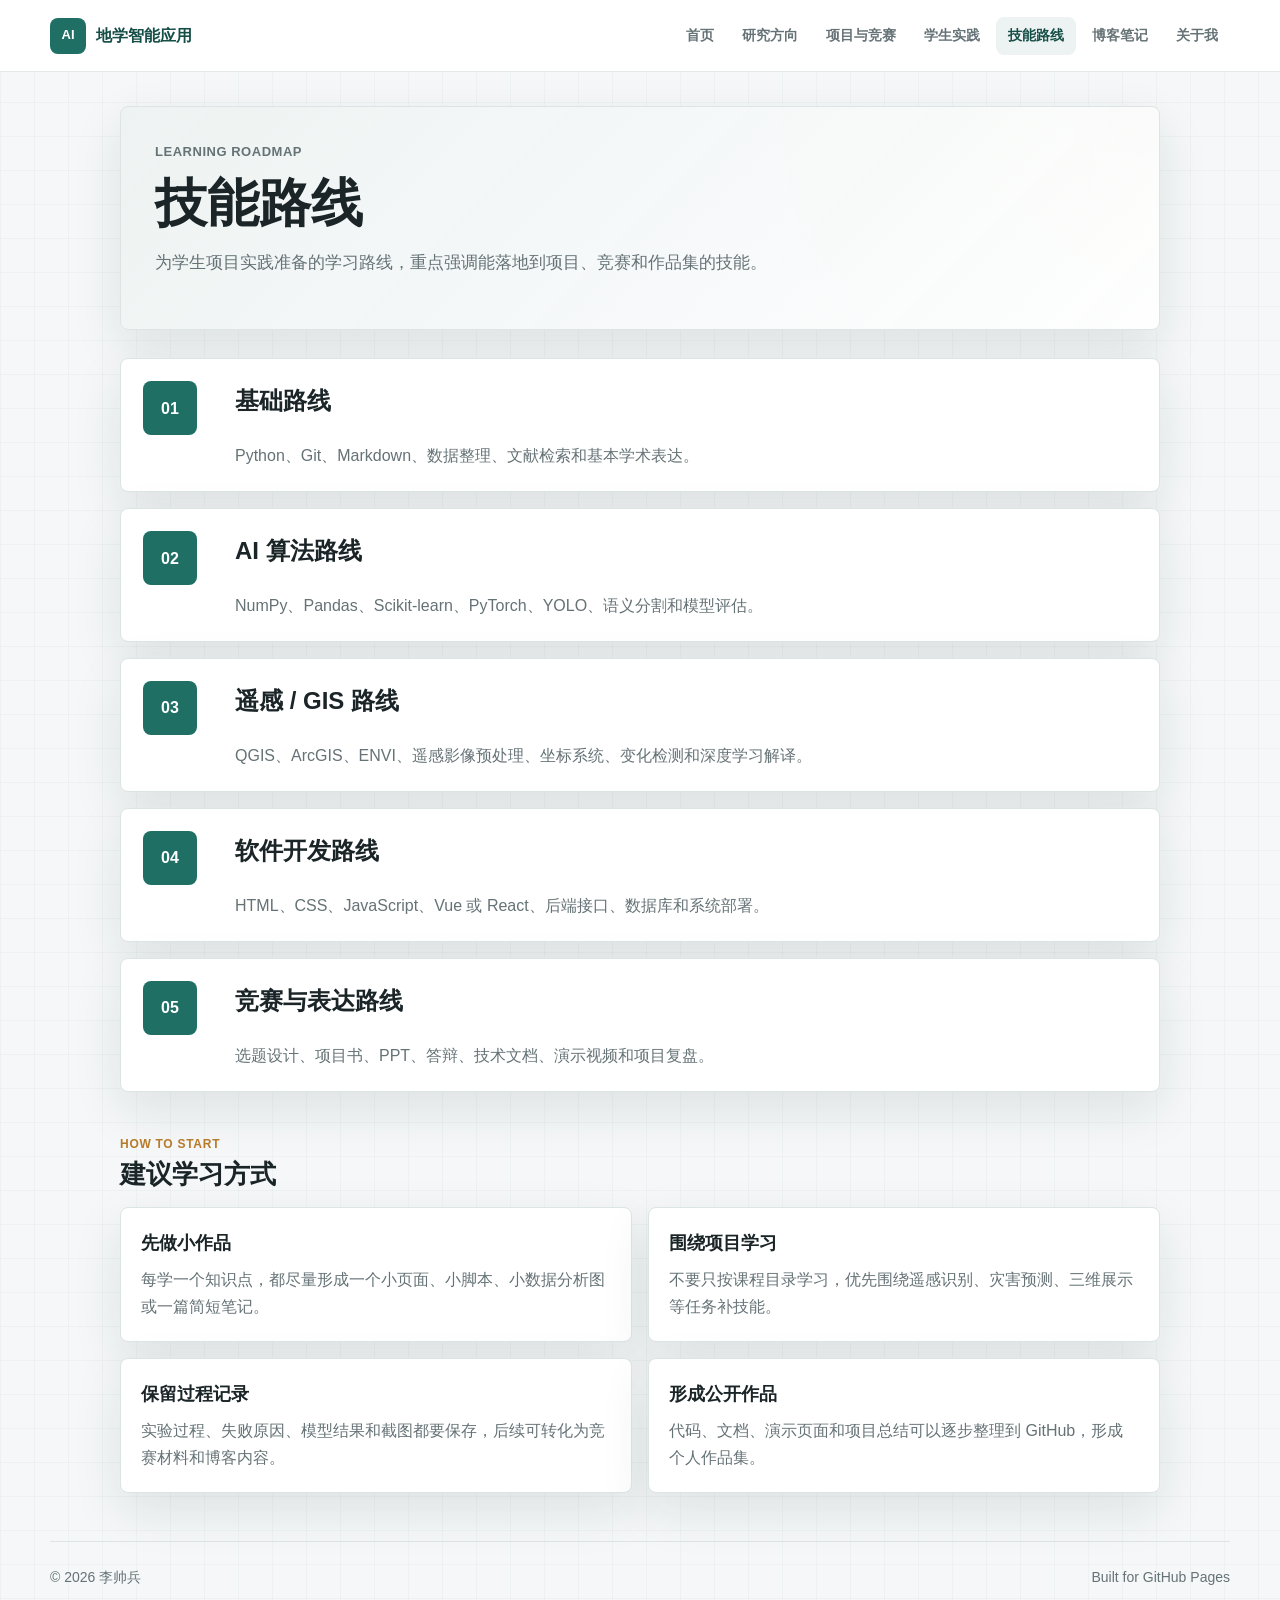
<file: skills.html>
<!doctype html>
<html lang="zh-CN">
  <head>
    <meta charset="utf-8" />
    <meta name="viewport" content="width=device-width, initial-scale=1" />
    <title>技能路线 | AI + 地学智能应用</title>
    <link rel="stylesheet" href="styles.css" />
  </head>
  <body>
    <header class="site-header">
      <a class="brand" href="index.html"><span class="brand-mark">AI</span><span>地学智能应用</span></a>
      <button class="menu-toggle" type="button" aria-expanded="false" aria-controls="site-nav">菜单</button>
      <nav class="site-nav" id="site-nav">
        <a href="index.html">首页</a>
        <a href="research.html">研究方向</a>
        <a href="projects.html">项目与竞赛</a>
        <a href="opportunities.html">学生实践</a>
        <a class="active" href="skills.html">技能路线</a>
        <a href="notes.html">博客笔记</a>
        <a href="about.html">关于我</a>
      </nav>
    </header>
    <main class="page">
      <section class="page-hero">
        <p class="eyebrow">Learning Roadmap</p>
        <h1>技能路线</h1>
        <p>为学生项目实践准备的学习路线，重点强调能落地到项目、竞赛和作品集的技能。</p>
      </section>

      <section class="roadmap">
        <article class="roadmap-item">
          <span>01</span>
          <div>
            <h2>基础路线</h2>
            <p>Python、Git、Markdown、数据整理、文献检索和基本学术表达。</p>
          </div>
        </article>
        <article class="roadmap-item">
          <span>02</span>
          <div>
            <h2>AI 算法路线</h2>
            <p>NumPy、Pandas、Scikit-learn、PyTorch、YOLO、语义分割和模型评估。</p>
          </div>
        </article>
        <article class="roadmap-item">
          <span>03</span>
          <div>
            <h2>遥感 / GIS 路线</h2>
            <p>QGIS、ArcGIS、ENVI、遥感影像预处理、坐标系统、变化检测和深度学习解译。</p>
          </div>
        </article>
        <article class="roadmap-item">
          <span>04</span>
          <div>
            <h2>软件开发路线</h2>
            <p>HTML、CSS、JavaScript、Vue 或 React、后端接口、数据库和系统部署。</p>
          </div>
        </article>
        <article class="roadmap-item">
          <span>05</span>
          <div>
            <h2>竞赛与表达路线</h2>
            <p>选题设计、项目书、PPT、答辩、技术文档、演示视频和项目复盘。</p>
          </div>
        </article>
      </section>

      <section class="section">
        <div class="section-heading"><span>How to Start</span><h2>建议学习方式</h2></div>
        <div class="card-grid">
          <article class="card">
            <h3>先做小作品</h3>
            <p>每学一个知识点，都尽量形成一个小页面、小脚本、小数据分析图或一篇简短笔记。</p>
          </article>
          <article class="card">
            <h3>围绕项目学习</h3>
            <p>不要只按课程目录学习，优先围绕遥感识别、灾害预测、三维展示等任务补技能。</p>
          </article>
          <article class="card">
            <h3>保留过程记录</h3>
            <p>实验过程、失败原因、模型结果和截图都要保存，后续可转化为竞赛材料和博客内容。</p>
          </article>
          <article class="card">
            <h3>形成公开作品</h3>
            <p>代码、文档、演示页面和项目总结可以逐步整理到 GitHub，形成个人作品集。</p>
          </article>
        </div>
      </section>
    </main>
    <footer class="site-footer"><span>© 2026 李帅兵</span><span>Built for GitHub Pages</span></footer>
    <script src="script.js"></script>
  </body>
</html>
</file>
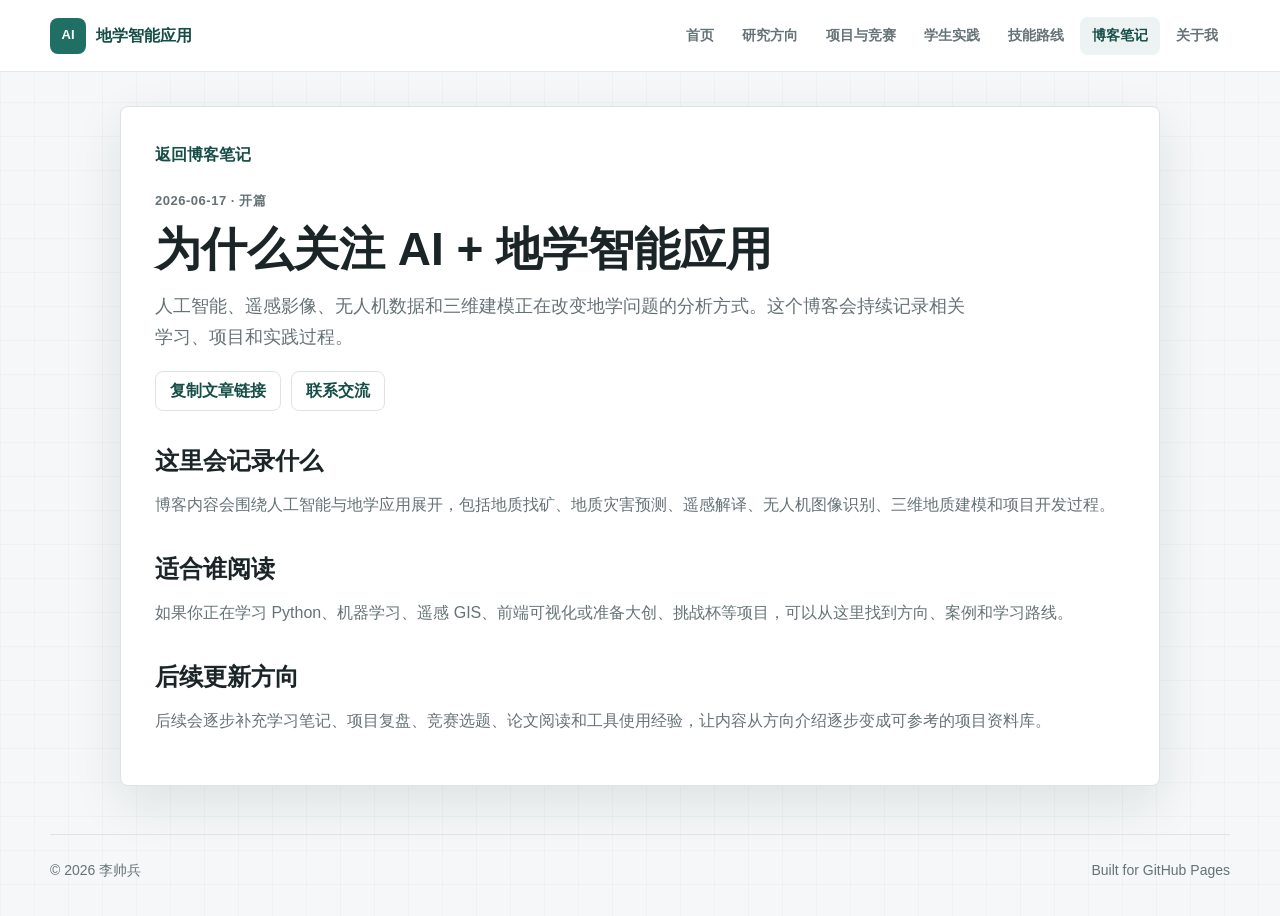
<file: posts/ai-geoscience-intro.html>
<!doctype html>
<html lang="zh-CN">
  <head>
    <meta charset="utf-8" />
    <meta name="viewport" content="width=device-width, initial-scale=1" />
    <title>为什么关注 AI + 地学智能应用 | AI + 地学智能应用</title>
    <link rel="stylesheet" href="../styles.css" />
  </head>
  <body>
    <header class="site-header">
      <a class="brand" href="../index.html"><span class="brand-mark">AI</span><span>地学智能应用</span></a>
      <button class="menu-toggle" type="button" aria-expanded="false" aria-controls="site-nav">菜单</button>
      <nav class="site-nav" id="site-nav">
        <a href="../index.html">首页</a>
        <a href="../research.html">研究方向</a>
        <a href="../projects.html">项目与竞赛</a>
        <a href="../opportunities.html">学生实践</a>
        <a href="../skills.html">技能路线</a>
        <a class="active" href="../notes.html">博客笔记</a>
        <a href="../about.html">关于我</a>
      </nav>
    </header>
    <main class="page article-page">
      <article class="article">
        <a class="back-link" href="../notes.html">返回博客笔记</a>
        <p class="eyebrow">2026-06-17 · 开篇</p>
        <h1>为什么关注 AI + 地学智能应用</h1>
        <p class="article-lead">人工智能、遥感影像、无人机数据和三维建模正在改变地学问题的分析方式。这个博客会持续记录相关学习、项目和实践过程。</p>

        <div class="article-actions">
          <button class="share-button" type="button" data-share-url="https://fanghua-2018.github.io/MyBlog/posts/ai-geoscience-intro.html" data-share-title="为什么关注 AI + 地学智能应用">复制文章链接</button>
          <a class="secondary-link" href="mailto:shuaibing@sasu.edu.cn">联系交流</a>
        </div>

        <h2>这里会记录什么</h2>
        <p>博客内容会围绕人工智能与地学应用展开，包括地质找矿、地质灾害预测、遥感解译、无人机图像识别、三维地质建模和项目开发过程。</p>

        <h2>适合谁阅读</h2>
        <p>如果你正在学习 Python、机器学习、遥感 GIS、前端可视化或准备大创、挑战杯等项目，可以从这里找到方向、案例和学习路线。</p>

        <h2>后续更新方向</h2>
        <p>后续会逐步补充学习笔记、项目复盘、竞赛选题、论文阅读和工具使用经验，让内容从方向介绍逐步变成可参考的项目资料库。</p>
      </article>
    </main>
    <footer class="site-footer"><span>© 2026 李帅兵</span><span>Built for GitHub Pages</span></footer>
    <script src="../script.js"></script>
  </body>
</html>
</file>
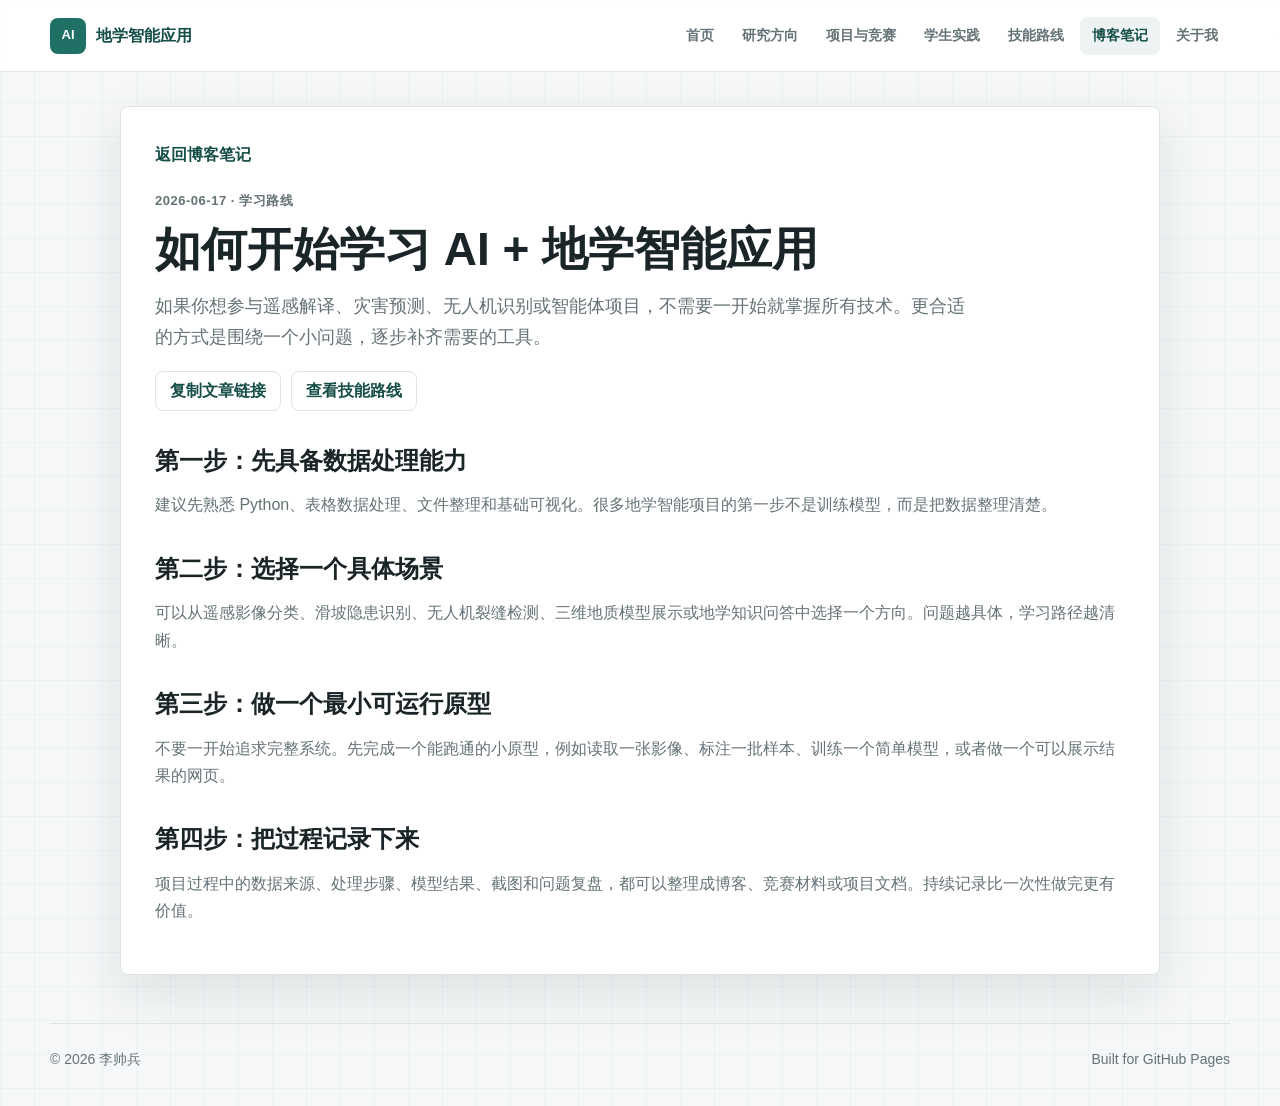
<file: posts/getting-started.html>
<!doctype html>
<html lang="zh-CN">
  <head>
    <meta charset="utf-8" />
    <meta name="viewport" content="width=device-width, initial-scale=1" />
    <title>如何开始学习 AI + 地学智能应用 | AI + 地学智能应用</title>
    <link rel="stylesheet" href="../styles.css" />
  </head>
  <body>
    <header class="site-header">
      <a class="brand" href="../index.html"><span class="brand-mark">AI</span><span>地学智能应用</span></a>
      <button class="menu-toggle" type="button" aria-expanded="false" aria-controls="site-nav">菜单</button>
      <nav class="site-nav" id="site-nav">
        <a href="../index.html">首页</a>
        <a href="../research.html">研究方向</a>
        <a href="../projects.html">项目与竞赛</a>
        <a href="../opportunities.html">学生实践</a>
        <a href="../skills.html">技能路线</a>
        <a class="active" href="../notes.html">博客笔记</a>
        <a href="../about.html">关于我</a>
      </nav>
    </header>
    <main class="page article-page">
      <article class="article">
        <a class="back-link" href="../notes.html">返回博客笔记</a>
        <p class="eyebrow">2026-06-17 · 学习路线</p>
        <h1>如何开始学习 AI + 地学智能应用</h1>
        <p class="article-lead">如果你想参与遥感解译、灾害预测、无人机识别或智能体项目，不需要一开始就掌握所有技术。更合适的方式是围绕一个小问题，逐步补齐需要的工具。</p>

        <div class="article-actions">
          <button class="share-button" type="button" data-share-url="https://fanghua-2018.github.io/MyBlog/posts/getting-started.html" data-share-title="如何开始学习 AI + 地学智能应用">复制文章链接</button>
          <a class="secondary-link" href="../skills.html">查看技能路线</a>
        </div>

        <h2>第一步：先具备数据处理能力</h2>
        <p>建议先熟悉 Python、表格数据处理、文件整理和基础可视化。很多地学智能项目的第一步不是训练模型，而是把数据整理清楚。</p>

        <h2>第二步：选择一个具体场景</h2>
        <p>可以从遥感影像分类、滑坡隐患识别、无人机裂缝检测、三维地质模型展示或地学知识问答中选择一个方向。问题越具体，学习路径越清晰。</p>

        <h2>第三步：做一个最小可运行原型</h2>
        <p>不要一开始追求完整系统。先完成一个能跑通的小原型，例如读取一张影像、标注一批样本、训练一个简单模型，或者做一个可以展示结果的网页。</p>

        <h2>第四步：把过程记录下来</h2>
        <p>项目过程中的数据来源、处理步骤、模型结果、截图和问题复盘，都可以整理成博客、竞赛材料或项目文档。持续记录比一次性做完更有价值。</p>
      </article>
    </main>
    <footer class="site-footer"><span>© 2026 李帅兵</span><span>Built for GitHub Pages</span></footer>
    <script src="../script.js"></script>
  </body>
</html>
</file>
<file: styles.css>
:root {
  --bg: #f5f7f8;
  --surface: #ffffff;
  --surface-soft: #edf3f2;
  --ink: #1b2528;
  --muted: #657276;
  --line: #dce5e3;
  --brand: #1f6f65;
  --brand-dark: #154d47;
  --accent: #b77a28;
  --accent-soft: #fff4e4;
  --shadow: 0 18px 50px rgba(24, 45, 50, 0.1);
}

* {
  box-sizing: border-box;
}

html {
  scroll-behavior: smooth;
}

body {
  margin: 0;
  min-width: 320px;
  background:
    linear-gradient(rgba(31, 111, 101, 0.035) 1px, transparent 1px),
    linear-gradient(90deg, rgba(31, 111, 101, 0.035) 1px, transparent 1px),
    var(--bg);
  background-size: 34px 34px;
  color: var(--ink);
  font-family: "Microsoft YaHei", "PingFang SC", Arial, sans-serif;
  line-height: 1.7;
}

a {
  color: inherit;
  text-decoration: none;
}

p,
h1,
h2,
h3 {
  margin-top: 0;
}

button {
  font: inherit;
}

.site-header {
  position: sticky;
  top: 0;
  z-index: 20;
  display: flex;
  align-items: center;
  justify-content: space-between;
  gap: 24px;
  min-height: 72px;
  padding: 0 max(24px, calc((100vw - 1180px) / 2));
  border-bottom: 1px solid rgba(220, 229, 227, 0.82);
  background: rgba(255, 255, 255, 0.92);
  backdrop-filter: blur(16px);
}

.brand {
  display: flex;
  align-items: center;
  gap: 10px;
  color: var(--brand-dark);
  font-weight: 800;
  white-space: nowrap;
}

.brand-mark {
  display: grid;
  width: 36px;
  height: 36px;
  place-items: center;
  border-radius: 8px;
  background: var(--brand);
  color: #ffffff;
  font-size: 13px;
  letter-spacing: 0;
}

.site-nav {
  display: flex;
  align-items: center;
  gap: 4px;
}

.site-nav a {
  min-height: 38px;
  border-radius: 8px;
  padding: 7px 12px;
  color: var(--muted);
  font-size: 14px;
  font-weight: 700;
}

.site-nav a:hover,
.site-nav a.active {
  background: var(--surface-soft);
  color: var(--brand-dark);
}

.menu-toggle {
  display: none;
  min-height: 38px;
  border: 1px solid var(--line);
  border-radius: 8px;
  background: var(--surface);
  color: var(--brand-dark);
  padding: 0 12px;
  font-weight: 700;
}

.layout {
  display: grid;
  grid-template-columns: 300px minmax(0, 1fr);
  gap: 28px;
  width: min(1180px, calc(100vw - 48px));
  margin: 34px auto 48px;
}

.home-page {
  width: min(1180px, calc(100vw - 48px));
  margin: 34px auto 56px;
}

.profile-card {
  position: sticky;
  top: 96px;
  align-self: start;
  padding: 24px;
  border: 1px solid var(--line);
  border-radius: 8px;
  background: var(--surface);
  box-shadow: var(--shadow);
}

.avatar {
  display: grid;
  width: 112px;
  height: 112px;
  place-items: center;
  margin-bottom: 18px;
  border-radius: 8px;
  background: linear-gradient(145deg, #1f6f65, #2d86a0);
  color: #ffffff;
  font-weight: 800;
}

.profile-card h1 {
  margin-bottom: 4px;
  font-size: 28px;
  line-height: 1.2;
}

.profile-card p {
  color: var(--muted);
}

.role {
  color: var(--brand) !important;
  font-weight: 800;
}

.profile-links {
  display: flex;
  flex-wrap: wrap;
  gap: 10px;
  margin-top: 18px;
}

.profile-links a,
.primary-link,
.secondary-link,
.share-button {
  display: inline-flex;
  align-items: center;
  justify-content: center;
  min-height: 40px;
  border-radius: 8px;
  padding: 0 14px;
  font-weight: 800;
}

.profile-links a,
.secondary-link,
.share-button {
  border: 1px solid var(--line);
  background: var(--surface);
  color: var(--brand-dark);
}

.primary-link {
  background: var(--brand);
  color: #ffffff;
}

.primary-link:hover {
  background: var(--brand-dark);
}

.secondary-link:hover,
.profile-links a:hover,
.share-button:hover {
  border-color: rgba(31, 111, 101, 0.45);
  background: var(--surface-soft);
}

.share-button {
  cursor: pointer;
}

.share-button.compact {
  min-height: 36px;
  padding: 0 12px;
  font-size: 14px;
}

.content,
.page {
  min-width: 0;
}

.page {
  width: min(1040px, calc(100vw - 48px));
  margin: 34px auto 48px;
}

.hero,
.page-hero {
  padding: 34px;
  border: 1px solid var(--line);
  border-radius: 8px;
  background:
    linear-gradient(135deg, rgba(237, 243, 242, 0.92), rgba(255, 255, 255, 0.95)),
    radial-gradient(circle at top right, rgba(183, 122, 40, 0.18), transparent 36%);
  box-shadow: var(--shadow);
}

.visual-hero {
  display: grid;
  grid-template-columns: minmax(0, 0.95fr) minmax(340px, 1.05fr);
  gap: clamp(28px, 4vw, 56px);
  align-items: center;
  min-height: 500px;
  padding: clamp(28px, 5vw, 56px);
  background:
    linear-gradient(135deg, rgba(255, 255, 255, 0.96), rgba(238, 247, 245, 0.92)),
    radial-gradient(circle at 86% 18%, rgba(47, 127, 184, 0.16), transparent 34%),
    radial-gradient(circle at 14% 88%, rgba(184, 132, 47, 0.12), transparent 34%);
}

.hero-copy {
  min-width: 0;
}

.hero-media {
  overflow: hidden;
  border: 1px solid rgba(31, 111, 101, 0.22);
  border-radius: 8px;
  background: var(--surface);
  box-shadow: 0 16px 38px rgba(20, 48, 55, 0.16);
}

.hero-media img {
  display: block;
  width: 100%;
  height: auto;
  aspect-ratio: 16 / 9;
  object-fit: cover;
}

.hero h2,
.page-hero h1 {
  max-width: 820px;
  margin-bottom: 16px;
  color: var(--ink);
  font-size: clamp(30px, 5vw, 52px);
  line-height: 1.16;
}

.hero h1 {
  max-width: 540px;
  margin: 0 0 10px;
  font-size: clamp(42px, 6vw, 72px);
  line-height: 1.02;
  letter-spacing: 0;
  overflow-wrap: normal;
}

.hero h2 {
  font-size: clamp(24px, 4vw, 42px);
}

.hero p,
.page-hero p {
  max-width: 780px;
  color: var(--muted);
  font-size: 17px;
}

.eyebrow {
  margin-bottom: 10px;
  color: var(--accent);
  font-size: 13px !important;
  font-weight: 900;
  letter-spacing: 0.04em;
  text-transform: uppercase;
}

.hero-actions {
  display: flex;
  flex-wrap: wrap;
  gap: 12px;
  margin-top: 26px;
}

.section {
  margin-top: 42px;
}

.section-heading {
  margin-bottom: 16px;
}

.section-heading span {
  display: block;
  margin-bottom: 4px;
  color: var(--accent);
  font-size: 12px;
  font-weight: 900;
  letter-spacing: 0.06em;
  text-transform: uppercase;
}

.section-heading h2 {
  margin-bottom: 0;
  font-size: 26px;
  line-height: 1.25;
}

.feature-row {
  display: grid;
  grid-template-columns: minmax(0, 1.15fr) minmax(280px, 0.85fr);
  gap: 16px;
}

.featured-post,
.update-panel,
.topic-card,
.about-strip {
  border: 1px solid var(--line);
  border-radius: 8px;
  background: rgba(255, 255, 255, 0.86);
  box-shadow: 0 14px 34px rgba(24, 45, 50, 0.08);
}

.featured-post {
  padding: 24px;
}

.featured-post time {
  display: inline-flex;
  margin-bottom: 10px;
  color: var(--accent);
  font-size: 13px;
  font-weight: 900;
}

.featured-post h3 {
  margin-bottom: 10px;
  font-size: 24px;
}

.featured-post p,
.update-panel p,
.topic-card p,
.about-strip p {
  margin-bottom: 0;
  color: var(--muted);
}

.update-panel {
  padding: 24px;
  background: rgba(238, 247, 245, 0.9);
}

.update-panel span {
  display: block;
  margin-bottom: 12px;
  color: var(--brand-dark);
  font-size: 13px;
  font-weight: 900;
  letter-spacing: 0.06em;
  text-transform: uppercase;
}

.text-link {
  display: inline-flex;
  margin-top: 16px;
  color: var(--brand-dark);
  font-weight: 900;
}

.text-link:hover {
  color: var(--accent);
}

.topic-grid {
  display: grid;
  grid-template-columns: repeat(4, minmax(0, 1fr));
  gap: 14px;
}

.topic-card {
  display: block;
  padding: 20px;
  min-height: 190px;
  transition: transform 0.18s ease, border-color 0.18s ease, background 0.18s ease;
}

.topic-card:hover {
  transform: translateY(-3px);
  border-color: rgba(31, 111, 101, 0.35);
  background: #ffffff;
}

.topic-card span {
  display: inline-flex;
  margin-bottom: 28px;
  color: var(--accent);
  font-weight: 900;
}

.topic-card h3 {
  margin-bottom: 8px;
  font-size: 18px;
}

.about-strip {
  display: flex;
  align-items: center;
  justify-content: space-between;
  gap: 24px;
  padding: 24px;
}

.about-strip .text-link {
  flex: 0 0 auto;
  margin-top: 0;
}

.card-grid {
  display: grid;
  grid-template-columns: repeat(2, minmax(0, 1fr));
  gap: 16px;
}

.card,
.notice-panel,
.project-card,
.competition-list article,
.research-item,
.level-list article,
.roadmap-item,
.post-list article,
.about-panel,
.apply-box,
.contact-strip {
  border: 1px solid var(--line);
  border-radius: 8px;
  background: var(--surface);
  box-shadow: var(--shadow);
}

.card,
.notice-panel,
.competition-list article,
.level-list article,
.about-panel,
.apply-box {
  padding: 20px;
}

.card h3,
.notice-panel h3,
.project-card h3 {
  margin-bottom: 8px;
  font-size: 18px;
}

.card p,
.notice-panel p,
.project-card p,
.competition-list p,
.about-panel p,
.apply-box p {
  margin-bottom: 0;
  color: var(--muted);
}

.split-section {
  display: grid;
  grid-template-columns: minmax(0, 1.25fr) minmax(260px, 0.75fr);
  gap: 16px;
  align-items: start;
}

.feature-list {
  display: grid;
  gap: 10px;
  margin: 0;
  padding: 0;
  list-style: none;
}

.feature-list li {
  padding: 14px 16px;
  border: 1px solid var(--line);
  border-radius: 8px;
  background: var(--surface);
  color: var(--ink);
  font-weight: 700;
}

.notice-panel {
  background: var(--accent-soft);
}

.notice-panel a {
  display: inline-flex;
  margin-top: 16px;
  color: var(--brand-dark);
  font-weight: 900;
}

.notice-panel ul {
  margin: 0;
  padding-left: 20px;
  color: var(--muted);
}

.timeline {
  display: grid;
  gap: 14px;
}

.timeline-item {
  display: grid;
  grid-template-columns: 84px minmax(0, 1fr);
  gap: 16px;
  padding: 18px;
  border: 1px solid var(--line);
  border-radius: 8px;
  background: var(--surface);
}

.timeline-item time {
  color: var(--brand);
  font-weight: 900;
}

.timeline-item h3 {
  margin-bottom: 4px;
  font-size: 18px;
}

.timeline-item p {
  margin-bottom: 0;
  color: var(--muted);
}

.research-list {
  display: grid;
  gap: 18px;
  margin-top: 28px;
}

.research-item {
  display: grid;
  grid-template-columns: minmax(220px, 0.34fr) minmax(0, 0.66fr);
  gap: 22px;
  align-items: start;
  justify-items: stretch;
  padding: 20px;
}

.research-item > p {
  color: var(--muted);
}

.research-visual {
  display: block;
  width: 100%;
  aspect-ratio: 16 / 9;
  object-fit: cover;
  justify-self: center;
  border: 1px solid var(--line);
  border-radius: 8px;
  background: var(--surface-soft);
}

.research-body {
  min-width: 0;
}

.detail-grid {
  display: grid;
  grid-template-columns: repeat(4, minmax(0, 1fr));
  gap: 12px;
  margin-top: 18px;
}

.detail-grid div {
  padding: 14px;
  border-radius: 8px;
  background: var(--surface-soft);
}

.detail-grid h3 {
  margin-bottom: 6px;
  color: var(--brand-dark);
  font-size: 15px;
}

.detail-grid p {
  margin-bottom: 0;
  color: var(--muted);
  font-size: 14px;
}

.project-grid {
  display: grid;
  grid-template-columns: repeat(2, minmax(0, 1fr));
  gap: 16px;
}

.project-card {
  padding: 22px;
}

.tag {
  display: inline-flex;
  margin-bottom: 12px;
  border-radius: 999px;
  padding: 4px 10px;
  background: var(--surface-soft);
  color: var(--brand-dark);
  font-size: 12px;
  font-weight: 900;
}

dl {
  display: grid;
  gap: 8px;
  margin: 16px 0 0;
}

dt {
  color: var(--brand-dark);
  font-weight: 900;
}

dd {
  margin: -6px 0 6px;
  color: var(--muted);
}

.competition-list,
.level-list,
.post-list,
.about-grid {
  display: grid;
  gap: 14px;
}

.competition-list {
  grid-template-columns: repeat(2, minmax(0, 1fr));
}

.level-list article {
  display: grid;
  grid-template-columns: 64px minmax(0, 1fr);
  gap: 14px;
  align-items: start;
  margin-bottom: 12px;
}

.level-list strong {
  color: var(--brand-dark);
}

.level-list p {
  margin-bottom: 0;
  color: var(--muted);
}

.apply-box {
  background: var(--surface-soft);
}

.roadmap {
  display: grid;
  gap: 16px;
  margin-top: 28px;
}

.roadmap-item {
  display: grid;
  grid-template-columns: 74px minmax(0, 1fr);
  gap: 18px;
  padding: 22px;
}

.roadmap-item span {
  display: grid;
  width: 54px;
  height: 54px;
  place-items: center;
  border-radius: 8px;
  background: var(--brand);
  color: #ffffff;
  font-weight: 900;
}

.roadmap-item p {
  margin-bottom: 0;
  color: var(--muted);
}

.post-list article {
  padding: 20px;
}

.post-list time {
  display: inline-flex;
  margin-bottom: 8px;
  color: var(--accent);
  font-size: 13px;
  font-weight: 900;
}

.post-list p {
  margin-bottom: 0;
  color: var(--muted);
}

.post-actions,
.article-actions,
.contact-actions {
  display: flex;
  flex-wrap: wrap;
  gap: 10px;
  margin-top: 16px;
}

.about-grid {
  grid-template-columns: repeat(2, minmax(0, 1fr));
  margin-top: 28px;
}

.about-panel ul {
  margin: 0;
  padding-left: 20px;
  color: var(--muted);
}

.contact-strip {
  display: flex;
  align-items: center;
  justify-content: space-between;
  gap: 20px;
  margin-top: 18px;
  padding: 22px;
  background: var(--surface-soft);
}

.contact-strip p {
  margin-bottom: 0;
  color: var(--muted);
}

.article {
  border: 1px solid var(--line);
  border-radius: 8px;
  padding: 34px;
  background: var(--surface);
  box-shadow: var(--shadow);
}

.article h1 {
  max-width: 840px;
  margin-bottom: 14px;
  font-size: clamp(30px, 4vw, 46px);
  line-height: 1.2;
}

.article h2 {
  margin-top: 30px;
  margin-bottom: 10px;
  font-size: 24px;
}

.article p {
  color: var(--muted);
}

.article-lead {
  max-width: 820px;
  font-size: 18px;
}

.back-link {
  display: inline-flex;
  margin-bottom: 22px;
  color: var(--brand-dark);
  font-weight: 900;
}

.site-footer {
  display: flex;
  justify-content: space-between;
  gap: 18px;
  width: min(1180px, calc(100vw - 48px));
  margin: 0 auto;
  padding: 24px 0 34px;
  border-top: 1px solid var(--line);
  color: var(--muted);
  font-size: 14px;
}

@media (max-width: 980px) {
  .site-header {
    flex-wrap: wrap;
    min-height: auto;
    padding: 14px 20px;
  }

  .menu-toggle {
    display: inline-flex;
    align-items: center;
  }

  .site-nav {
    display: none;
    width: 100%;
    flex-wrap: wrap;
    padding-top: 10px;
  }

  .site-nav.open {
    display: flex;
  }

  .layout,
  .home-page,
  .visual-hero,
  .research-item,
  .split-section,
  .detail-grid,
  .project-grid,
  .competition-list,
  .about-grid {
    grid-template-columns: 1fr;
  }

  .feature-row,
  .topic-grid {
    grid-template-columns: repeat(2, minmax(0, 1fr));
  }

  .profile-card {
    position: static;
  }
}

@media (max-width: 680px) {
  .layout,
  .home-page,
  .page,
  .site-footer {
    width: min(100vw - 28px, 1180px);
  }

  .hero,
  .page-hero {
    padding: 24px 20px;
  }

  .hero h2,
  .page-hero h1 {
    font-size: 32px;
  }

  .card-grid {
    grid-template-columns: 1fr;
  }

  .feature-row,
  .topic-grid {
    grid-template-columns: 1fr;
  }

  .topic-card {
    min-height: auto;
  }

  .timeline-item,
  .roadmap-item,
  .level-list article {
    grid-template-columns: 1fr;
  }

  .contact-strip,
  .about-strip,
  .site-footer {
    align-items: flex-start;
    flex-direction: column;
  }

  .research-list {
    gap: 20px;
  }

  .research-item {
    justify-items: center;
    gap: 18px;
    padding: 20px;
  }

  .research-visual {
    width: min(100%, 360px);
    border-radius: 12px;
  }

  .research-body {
    width: 100%;
  }
}
</file>
